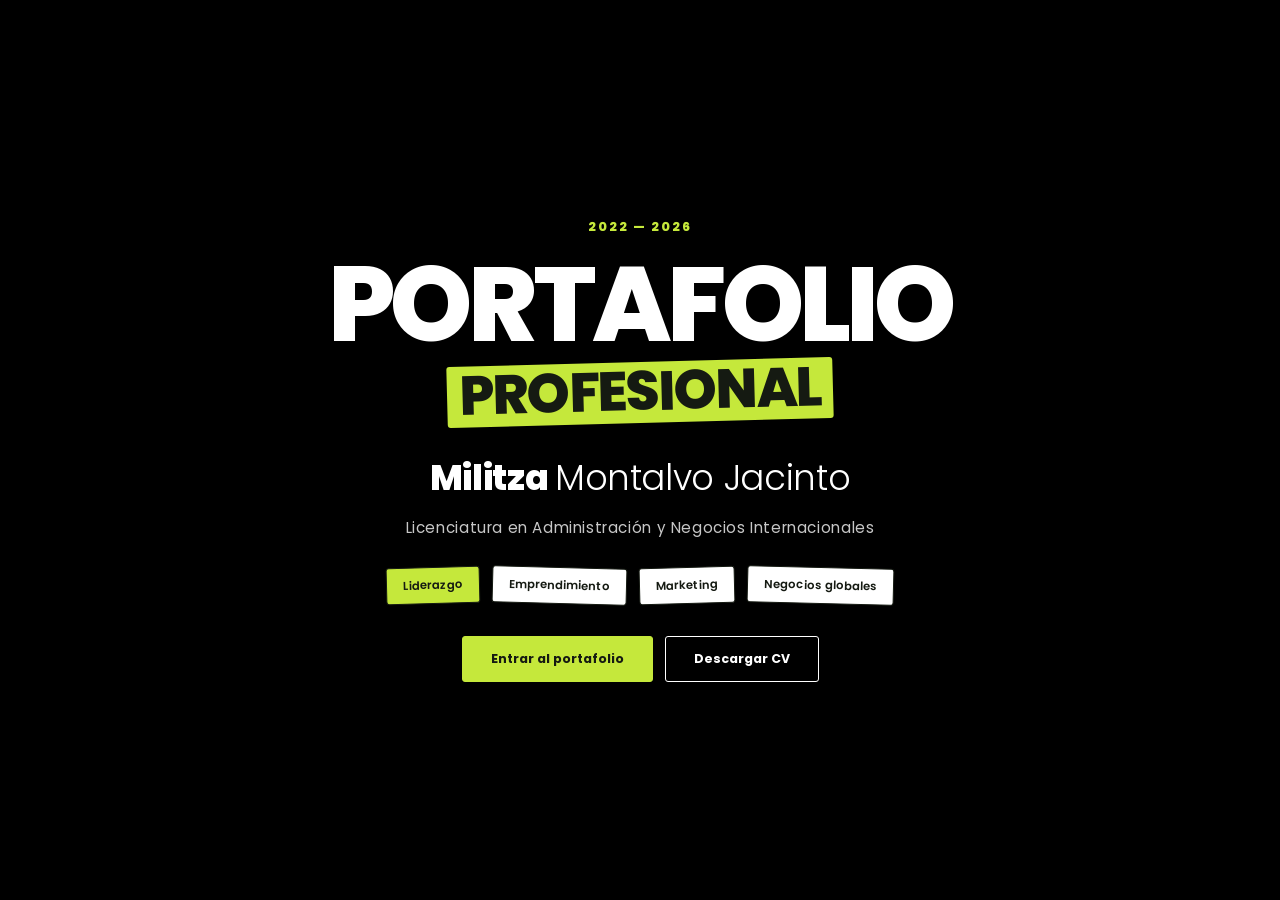
<file: index.html>
<!DOCTYPE html>
<html lang="es">
<head>
    <meta charset="UTF-8">
    <meta name="viewport" content="width=device-width, initial-scale=1.0">
    <meta name="description" content="Portafolio profesional de Militza Montalvo Jacinto.">
    <title>Portafolio Profesional | Militza Montalvo</title>
    <link rel="preconnect" href="https://fonts.googleapis.com">
    <link rel="preconnect" href="https://fonts.gstatic.com" crossorigin>
    <link href="https://fonts.googleapis.com/css2?family=Poppins:wght@200;300;400;500;600;700;800&display=swap" rel="stylesheet">
    <link rel="stylesheet" href="style.css">
</head>

<body>

    <main class="cover">

        <!-- Fotos de fondo -->
        <div class="cover-slides" aria-hidden="true">
            <div class="slide" style="background-image: url('xepi1.jpeg');"></div>
            <div class="slide" style="background-image: url('xepi2.jpeg');"></div>
            <div class="slide" style="background-image: url('club1.jpeg');"></div>
            <div class="slide" style="background-image: url('enactus1.jpeg');"></div>
        </div>

        <!-- Capa oscura para mejorar la lectura -->
        <div class="cover-overlay"></div>

        <!-- Contenido principal -->
        <section class="cover-content">

            <p class="cover-years">2022 — 2026</p>

            <h1 class="cover-title">
                <span class="line line-big">PORTAFOLIO</span>
                <span class="line line-thin">PROFESIONAL</span>
            </h1>

            <h2 class="cover-name">
                <strong>Militza</strong> <span>Montalvo Jacinto</span>
            </h2>

            <p class="cover-career">
                Licenciatura en Administración y Negocios Internacionales
            </p>

            <ul class="cover-tags" aria-label="Áreas de enfoque">
                <li class="tag-1">Liderazgo</li>
                <li class="tag-2">Emprendimiento</li>
                <li class="tag-3">Marketing</li>
                <li class="tag-4">Negocios globales</li>
            </ul>

            <div class="cover-buttons">

                <a href="inicio.html" class="button button-primary">
                    Entrar al portafolio
                </a>

                <a href="https://drive.google.com/file/d/1Kq2BNlvaKwb-qA3dCQf8cieoFY-ZsErO/view?usp=sharing"
                   class="button button-secondary"
                   target="_blank"
                   rel="noopener noreferrer">
                    Descargar CV
                </a>

            </div>

        </section>

    </main>

    <script src="script.js"></script>

</body>
</html>
</file>
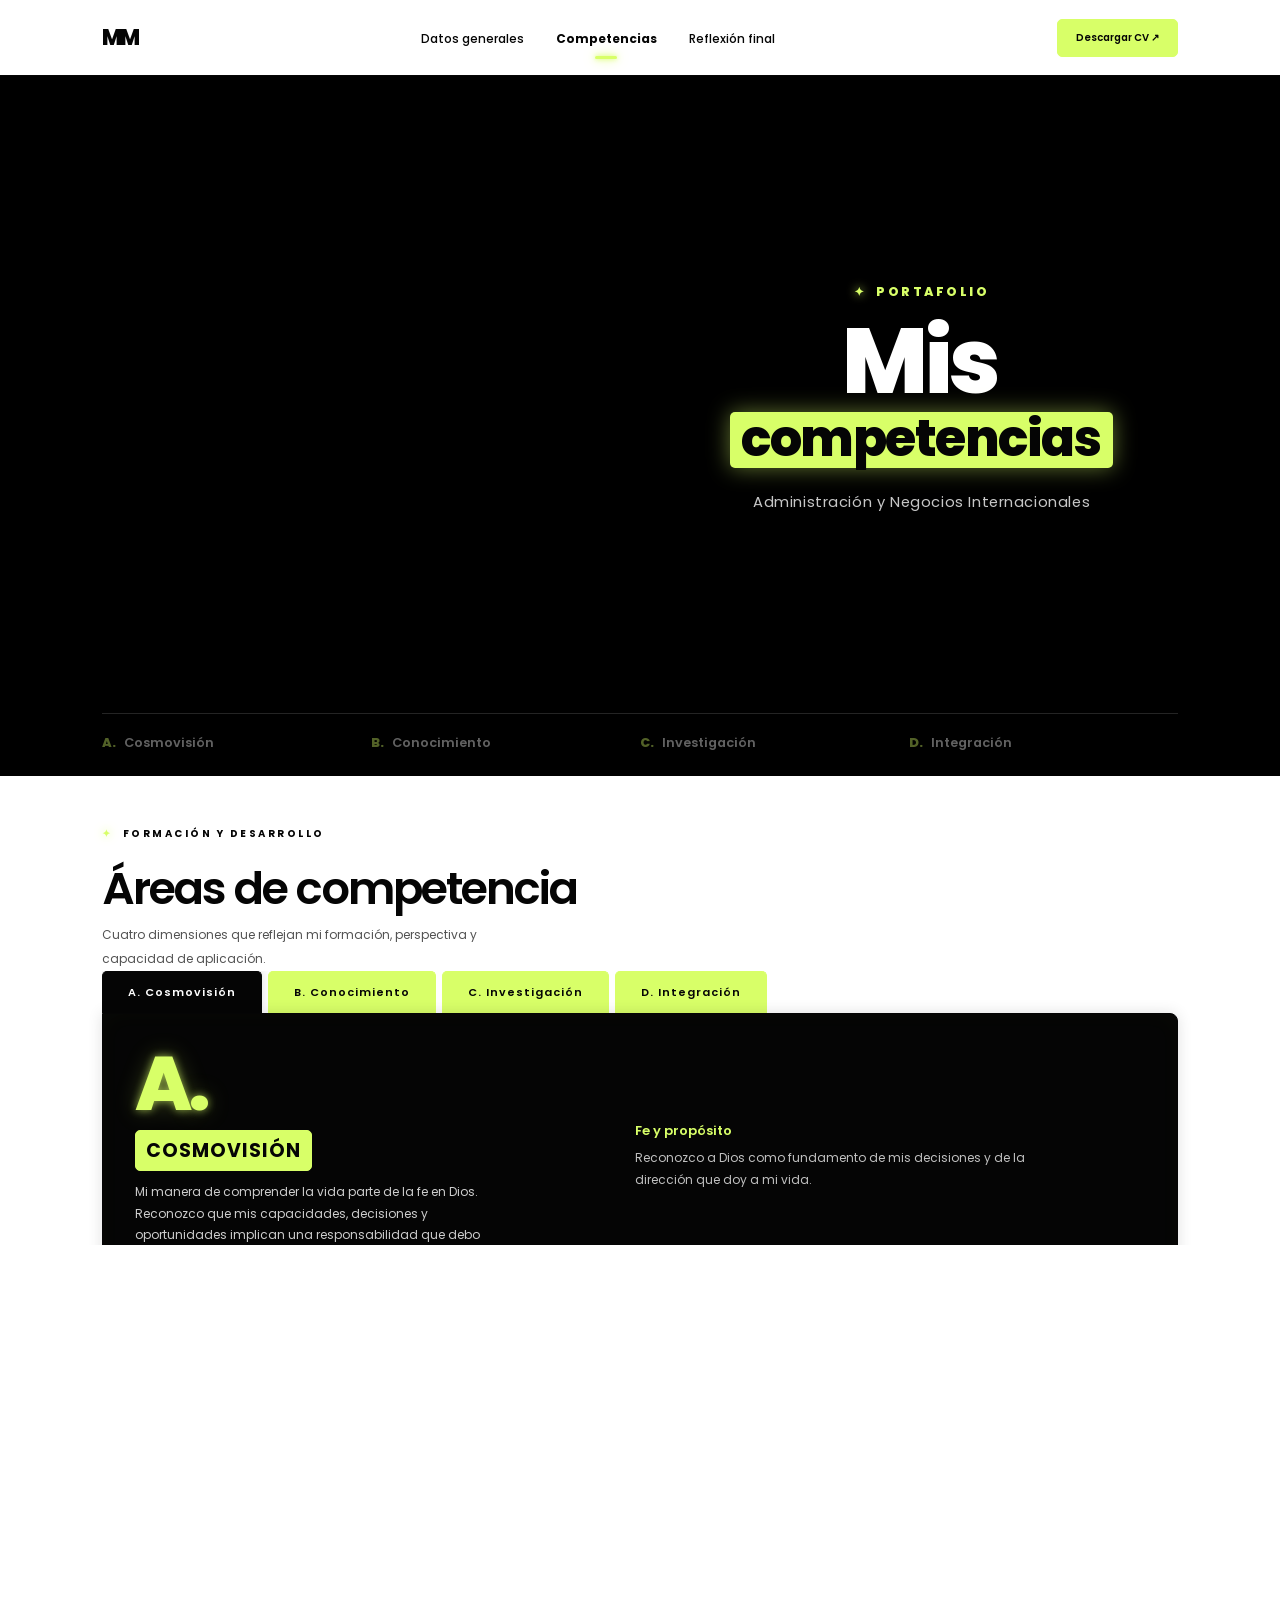
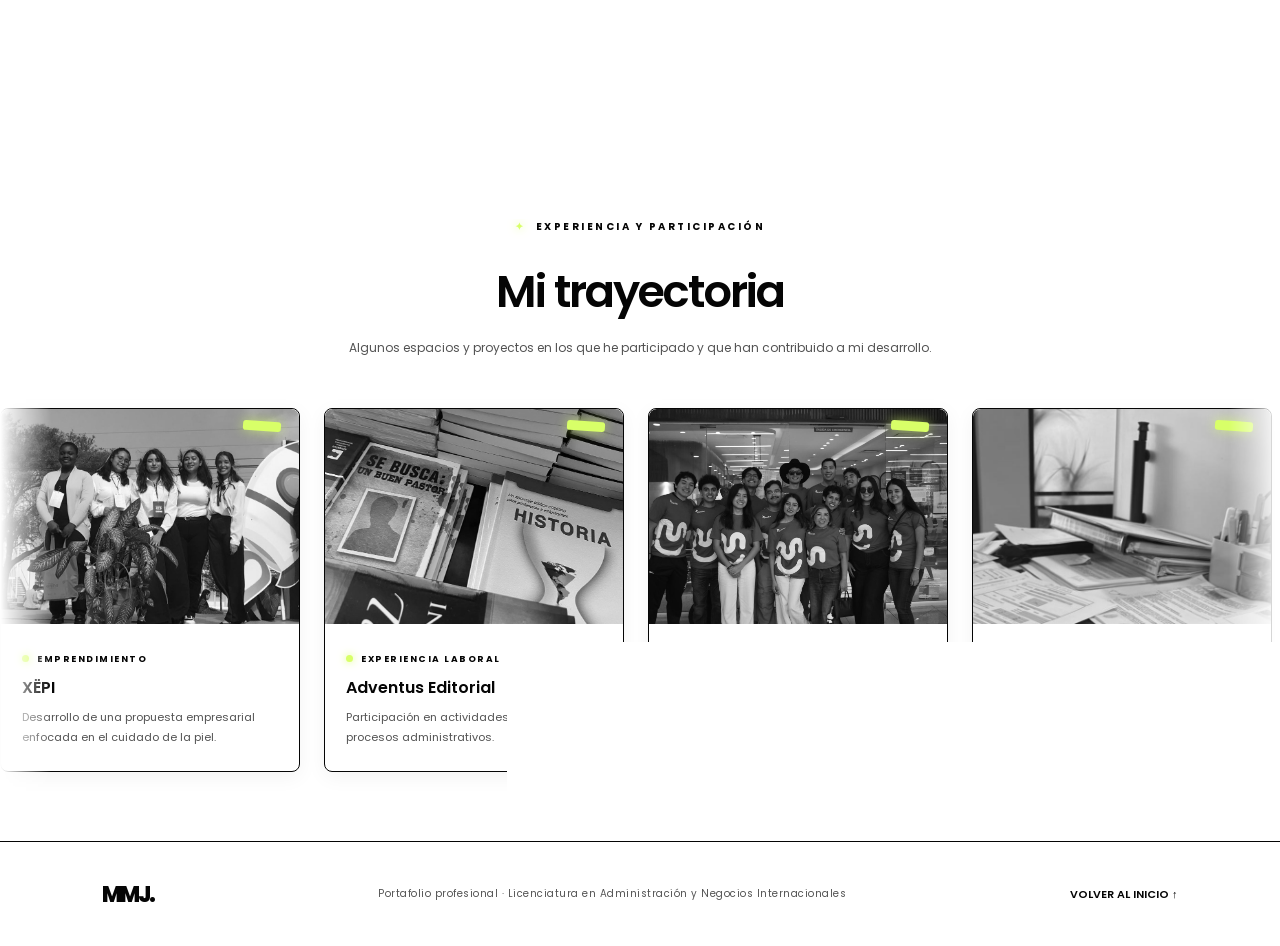
<file: competencias.html>
<!DOCTYPE html>
<html lang="es">

<head>
    <meta charset="UTF-8">
    <meta name="viewport" content="width=device-width, initial-scale=1.0">

    <title>Competencias | Portafolio Profesional</title>

    <link rel="preconnect" href="https://fonts.googleapis.com">
    <link rel="preconnect" href="https://fonts.gstatic.com" crossorigin>

    <link href="https://fonts.googleapis.com/css2?family=Poppins:wght@300;400;500;600;700;800&family=Unbounded:wght@500;600;700&display=swap" rel="stylesheet">

    <link rel="stylesheet" href="competencias.css">
    <script src="script.js" defer></script>
</head>

<body>

    <!-- NAVEGACIÓN -->
    <header class="mainHeader">

        <a href="index.html" class="logo">MM</a>

        <nav>
            <ul class="mainNav">
                <li>
                    <a href="inicio.html">Datos generales</a>
                </li>

                <li>
                    <a href="competencias.html" class="active">Competencias</a>
                </li>

                <li>
                    <a href="reflexiones.html">Reflexión final</a>
                </li>
            </ul>
        </nav>

        <a href="https://drive.google.com/file/d/1Kq2BNlvaKwb-qA3dCQf8cieoFY-ZsErO/view?usp=sharing" class="backHome">
            Descargar CV ↗
        </a>

    </header>


    <!-- PORTADA -->
 <!-- PORTADA -->
    <section class="skillsCover" id="portada">

        <!-- Izquierda: letra que cambia (decorativa) -->
        <div class="sc-showcase" aria-hidden="true">
            <div class="sc-item"><span class="sc-big">A</span><span class="sc-name">Cosmovisión</span></div>
            <div class="sc-item"><span class="sc-big">B</span><span class="sc-name">Conocimiento</span></div>
            <div class="sc-item"><span class="sc-big">C</span><span class="sc-name">Investigación</span></div>
            <div class="sc-item"><span class="sc-big">D</span><span class="sc-name">Integración</span></div>
        </div>

        <!-- Derecha: título -->
        <div class="sc-content">

            <p class="sc-label">PORTAFOLIO</p>

            <h1 class="sc-title">
                <span class="sc-line sc-line-big">Mis</span>
                <span class="sc-line sc-line-thin">competencias</span>
            </h1>

            <p class="sc-career">Administración y Negocios Internacionales</p>

        </div>

        <!-- Índice inferior (decorativo, se ilumina junto con la letra) -->
        <ol class="sc-index" aria-hidden="true">
            <li><span>A.</span>Cosmovisión</li>
            <li><span>B.</span>Conocimiento</li>
            <li><span>C.</span>Investigación</li>
            <li><span>D.</span>Integración</li>
        </ol>

    </section>

    <!-- COMPETENCIAS -->
    <main class="skills" id="competencias">

        <div class="sectionHeading">

            <span class="sectionLabel">FORMACIÓN Y DESARROLLO</span>

            <h2>Áreas de competencia</h2>

            <p>
                Cuatro dimensiones que reflejan mi formación,
                perspectiva y capacidad de aplicación.
            </p>

        </div>


        <!-- PESTAÑAS -->
        <div class="folderTabs" role="tablist" aria-label="Áreas de competencia">

            <button class="folderTab active"
                type="button"
                role="tab"
                id="tab-cosmovision"
                aria-selected="true"
                aria-controls="cosmovision"
                data-tab="cosmovision">

                A. Cosmovisión

            </button>

            <button class="folderTab"
                type="button"
                role="tab"
                id="tab-conocimiento"
                aria-selected="false"
                aria-controls="conocimiento"
                data-tab="conocimiento"
                tabindex="-1">

                B. Conocimiento

            </button>

            <button class="folderTab"
                type="button"
                role="tab"
                id="tab-investigacion"
                aria-selected="false"
                aria-controls="investigacion"
                data-tab="investigacion"
                tabindex="-1">

                C. Investigación

            </button>

            <button class="folderTab"
                type="button"
                role="tab"
                id="tab-integracion"
                aria-selected="false"
                aria-controls="integracion"
                data-tab="integracion"
                tabindex="-1">

                D. Integración

            </button>

        </div>


        <!-- A. COSMOVISIÓN -->
        <section class="folderPanel active"
            id="cosmovision"
            role="tabpanel"
            aria-labelledby="tab-cosmovision"
            tabindex="0">

            <div class="panelIntro">

                <span class="panelLetter">A.</span>

                <span class="categoryLabel">Cosmovisión</span>

                <p>
                    Mi manera de comprender la vida parte de la fe en Dios.
                    Reconozco que mis capacidades, decisiones y oportunidades
                    implican una responsabilidad que debo ejercer con
                    propósito y coherencia.
                </p>

            </div>

            <ul class="panelList">

                <li>
                    <h4>Fe y propósito</h4>
                    <p>
                        Reconozco a Dios como fundamento de mis decisiones
                        y de la dirección que doy a mi vida.
                    </p>
                </li>

            </ul>

            <h4 class="evidenceTitle">Evidencias de aprendizaje</h4>

            <div class="evidenceGrid">

                <article class="evidenceCard">

                    <img src="cosmovision1.png"
                        alt="Evidencia de cosmovisión"
                        loading="lazy">

                    <div class="evidenceBody">

                        <span class="evidenceCategory">A.1</span>

                        <h5>Fe y propósito</h5>

                        <p>
                                Reflexión sobre mi fe, principios y propósito de vida.
                        </p>

                        <button class="evidenceBtn"
                            type="button"
                            data-evidence="a1">
                            VER EVIDENCIA ↗
                        </button>

                    </div>

                </article>


                <article class="evidenceCard">

                    <img src="cosmovision2.jpeg"
                        alt="Evidencia de desarrollo personal"
                        loading="lazy">

                    <div class="evidenceBody">

                        <span class="evidenceCategory">A.2</span>

                        <h5>Desarrollo integral</h5>

                        <p>
                            Experiencias relacionadas con la práctica
                            de mis convicciones.
                        </p>

                        <button class="evidenceBtn"
                            type="button"
                            data-evidence="a2">
                            VER EVIDENCIA ↗
                        </button>

                    </div>

                </article>

            </div>

        </section>


        <!-- B. CONOCIMIENTO -->
        <section class="folderPanel"
            id="conocimiento"
            role="tabpanel"
            aria-labelledby="tab-conocimiento"
            tabindex="0"
            hidden>

            <div class="panelIntro">

                <span class="panelLetter">B.</span>

                <span class="categoryLabel">Conocimiento</span>

                <p>
Transferir de modo pertinente e innovador el conocimiento profesional a
situaciones laborales reales.
                </p>

            </div>

            <ul class="panelList">

                <li>
                    <h4>Derecho de los negocios</h4>
                    <p>
                       Tomar decisiones asertivas tomando en cuenta las prioridades de los
grupos de interés y aplicando las legislaciones laborales, fiscales,
aduaneras, de comercio exterior y los diferentes tratados
internacionales.
                    </p>
                </li>

            </ul>

            <h4 class="evidenceTitle">Evidencias de aprendizaje</h4>

            <div class="evidenceGrid">

                <article class="evidenceCard">

                    <img src="conocimiento1.png"
                        alt="Proyecto académico"
                        loading="lazy">

                    <div class="evidenceBody">

                        <span class="evidenceCategory">B.1</span>

                        <h5>FINTECH ante la ia</h5>

                        <p>
                            Aplicación de conocimientos adquiridos
                            durante el proyecto integrador.
                        </p>

                        <button class="evidenceBtn"
                            type="button"
                            data-evidence="b1">
                            VER EVIDENCIA ↗
                        </button>

                    </div>

                </article>


                <article class="evidenceCard">

                    <img src="conocimiento2.png"
                        alt="Herramientas y análisis"
                        loading="lazy">

                    <div class="evidenceBody">

                        <span class="evidenceCategory">B.2</span>

                        <h5>Indicadores Unión Europea</h5>

                        <p>
 Análisis del entorno económico y comercial de Europa desde una perspectiva internacional.
                        </p>

                        <button class="evidenceBtn"
                            type="button"
                            data-evidence="b2">
                            VER EVIDENCIA ↗
                        </button>

                    </div>

                </article>

            </div>

        </section>


        <!-- C. INVESTIGACIÓN -->
        <section class="folderPanel"
            id="investigacion"
            role="tabpanel"
            aria-labelledby="tab-investigacion"
            tabindex="0"
            hidden>

            <div class="panelIntro">

                <span class="panelLetter">C.</span>

                <span class="categoryLabel">Investigación</span>

                <p>
                   Generar aportes significativos y de calidad relacionados con su profesión a
partir de proyectos de investigación o de la aplicación de investigaciones.  </p>

            </div>

            <ul class="panelList">

                <li>
                    <h4>Pensamiento crítico</h4>
                    <p>
                    Al identificar, plantear y resolver problemas aplicando el pensamiento
crítico. 
                    </p>
                </li>

            </ul>

            <h4 class="evidenceTitle">Evidencias de aprendizaje</h4>

            <div class="evidenceGrid">

                <article class="evidenceCard">

                    <img src="investigacion1.png"
                        alt="Proyecto de investigación"
                        loading="lazy">

                    <div class="evidenceBody">

                        <span class="evidenceCategory">C.1</span>

                        <h5>Jaztea en el mercado tunecino</h5>

                        <p>Análisis estratégico para la expansión internacional de JAZTEA al mercado tunecino.</p>                

                        <button class="evidenceBtn"
                            type="button"
                            data-evidence="c1">
                            VER EVIDENCIA ↗
                        </button>

                    </div>

                </article>


                <article class="evidenceCard">

                    <img src="investigacion2.png"
                        alt="Análisis de información"
                        loading="lazy">

                    <div class="evidenceBody">

                        <span class="evidenceCategory">C.2</span>

                        <h5>Influencia de la resiliencia en el desempeño laboral de empleados en PYMES de Montemorelos</h5>

                        <p>Análisis estadístico de datos sobre resiliencia y desempeño en empleados de PyMEs.</p>

                        <button class="evidenceBtn"
                            type="button"
                            data-evidence="c2">
                            VER EVIDENCIA ↗
                        </button>

                    </div>

                </article>

            </div>

        </section>


        <!-- D. INTEGRACIÓN -->
        <section class="folderPanel"
            id="integracion"
            role="tabpanel"
            aria-labelledby="tab-integracion"
            tabindex="0"
            hidden>

            <div class="panelIntro">

                <span class="panelLetter">D.</span>

                <span class="categoryLabel">Integración</span>

                <p>
                    Integro mis conocimientos y habilidades en
                    proyectos, equipos de trabajo y experiencias
                    que requieren organización, iniciativa
                    y capacidad de adaptación.
                </p>

            </div>

            <ul class="panelList">

                <li>
                    <h4>Gestión de proyectos</h4>
                    <p>
                        Organización de actividades, recursos
                        y responsabilidades para alcanzar objetivos.
                    </p>
                </li>
            </ul>

            <h4 class="evidenceTitle">Evidencias de aprendizaje</h4>

            <div class="evidenceGrid">

                <article class="evidenceCard">

                    <img src="integracion1.png"
                        alt="Participación en proyectos"
                        loading="lazy">

                    <div class="evidenceBody">

                        <span class="evidenceCategory">D.1</span>

                        <h5>Proyecto Integrador: Xëpi</h5>

                        <p>
                            Coordinación interdisciplinaria y asignación de responsabilidades según áreas de especialidad.
                        </p>

                        <button class="evidenceBtn"
                            type="button"
                            data-evidence="d1">
                            VER EVIDENCIA ↗
                        </button>

                    </div>

                </article>


                <article class="evidenceCard">

                    <img src="integracion2.jpeg"
                        alt="Trabajo colaborativo"
                        loading="lazy">

                    <div class="evidenceBody">

                        <span class="evidenceCategory">D.2</span>

                        <h5>Servicio comunitario UPS</h5>

                        <p>
  Adaptación de las actividades de Salud en Casa a las necesidades reales de la familia acompañada.
                        </p>

                        <button class="evidenceBtn"
                            type="button"
                            data-evidence="d2">
                            VER EVIDENCIA ↗
                        </button>

                    </div>

                </article>

            </div>

        </section>

    </main>


    <!-- MODAL DE EVIDENCIAS -->
    <dialog class="evidenceModal" id="evidenceModal">

        <div class="modalInner">

            <button class="modalClose"
                type="button"
                aria-label="Cerrar ventana">
                ×
            </button>

            <span class="modalMeta" id="modalMeta">EVIDENCIA</span>

            <h3 id="modalTitle">Título de la evidencia</h3>

            <div class="modalGroup">

                <h4 class="modalLabel">Descripción</h4>

                <p class="modalOpinion" id="modalOpinion"></p>

            </div>

            <div class="modalGroup" id="modalPhotosGroup">

                <h4>Registro visual</h4>

                <div class="modalPhotos" id="modalPhotos"></div>

            </div>

            <div class="modalGroup" id="modalDocumentGroup">

                <h4>Documento de evidencia</h4>

                <a href="#"
                    class="modalDoc"
                    id="modalDoc"
                    target="_blank"
                    rel="noopener noreferrer">
                    CONSULTAR DOCUMENTO ↗
                </a>

            </div>

        </div>

    </dialog>


    <!-- TRAYECTORIA PROFESIONAL -->
    <section class="trajectory">

        <div class="sectionHeading">

            <span class="sectionLabel">EXPERIENCIA Y PARTICIPACIÓN</span>

            <h2>Mi trayectoria</h2>

            <p>
                Algunos espacios y proyectos en los que he participado
                y que han contribuido a mi desarrollo.
            </p>

        </div>


        <div class="trajectoryGallery"
            aria-label="Experiencias profesionales">

            <div class="trajectoryTrack">

                <!-- XËPI -->
                <article class="trajectoryCard">

                    <button class="cardImage"
                        type="button"
                        data-exp="xepi"
                        aria-label="Explorar experiencia en Xëpi">

                        <img src="xepi.jpeg"
                            alt="Proyecto Xëpi"
                            loading="lazy">

                        <span class="photoClip"></span>

                    </button>

                    <div class="cardInfo">

                        <span>EMPRENDIMIENTO</span>

                        <h3>XËPI</h3>

                        <p>
                            Desarrollo de una propuesta empresarial
                            enfocada en el cuidado de la piel.
                        </p>

                    </div>

                </article>


                <!-- ADVENTUS -->
                <article class="trajectoryCard">

                    <button class="cardImage"
                        type="button"
                        data-exp="adventus"
                        aria-label="Explorar experiencia en Adventus Editorial">

                        <img src="adventus.jpeg"
                            alt="Adventus Editorial"
                            loading="lazy">

                        <span class="photoClip"></span>

                    </button>

                    <div class="cardInfo">

                        <span>EXPERIENCIA LABORAL</span>

                        <h3>Adventus Editorial</h3>

                        <p>
                            Participación en actividades editoriales
                            y procesos administrativos.
                        </p>

                    </div>

                </article>


                <!-- ENACTUS -->
                <article class="trajectoryCard">

                    <button class="cardImage"
                        type="button"
                        data-exp="enactus"
                        aria-label="Explorar experiencia en Enactus Hub UM">

                        <img src="enactus.jpeg"
                            alt="Enactus Hub UM"
                            loading="lazy">

                        <span class="photoClip"></span>

                    </button>

                    <div class="cardInfo">

                        <span>LIDERAZGO Y GESTIÓN</span>

                        <h3>ENACTUS HUB UM</h3>

                        <p>
                            Coordinación de marketing y participación
                            en iniciativas de emprendimiento.
                        </p>

                    </div>

                </article>


                <!-- JYBSA -->
                <article class="trajectoryCard">

                    <button class="cardImage"
                        type="button"
                        data-exp="jybsa"
                        aria-label="Explorar experiencia en Corporativo JYBSA">

                        <img src="jybsa.jpeg"
                            alt="Corporativo JYBSA"
                            loading="lazy">

                        <span class="photoClip"></span>

                    </button>

                    <div class="cardInfo">

                        <span>EXPERIENCIA ORGANIZACIONAL</span>

                        <h3>Corporativo JYBSA</h3>

                        <p>
                            Participación en actividades y procesos
                            de carácter organizacional.
                        </p>

                    </div>

                </article>


                <!-- CLUB SHADDAI -->
                <article class="trajectoryCard">

                    <button class="cardImage"
                        type="button"
                        data-exp="club"
                        aria-label="Explorar experiencia en Club de Aventureros Shaddai">

                        <img src="club.jpeg"
                            alt="Club de Aventureros Shaddai"
                            loading="lazy">

                        <span class="photoClip"></span>

                    </button>

                    <div class="cardInfo">

                        <span>PROYECCIÓN SOCIAL</span>

                        <h3>Club de Aventureros Shaddai</h3>

                        <p>
                            Participación en actividades formativas
                            y de servicio comunitario.
                        </p>

                    </div>

                </article>

            </div>

        </div>

    </section>


    <!-- MODAL DE TRAYECTORIA -->
    <dialog class="evidenceModal" id="expModal">

        <div class="modalInner">

            <button class="modalClose"
                type="button"
                aria-label="Cerrar ventana">
                ×
            </button>

            <span class="modalMeta" id="expMeta">
                EXPERIENCIA PROFESIONAL
            </span>

            <h3 id="expTitle">Experiencia</h3>

            <div class="modalGroup">
                <h4>Puesto y responsabilidades</h4>
                <p id="expPuesto"></p>
            </div>

            <div class="modalGroup">
                <h4>Herramientas y habilidades</h4>
                <ul class="modalTags" id="expHerramientas"></ul>
            </div>

            <div class="modalGroup">
                <h4>Programas y proyectos</h4>
                <ul class="modalList" id="expProgramas"></ul>
            </div>

            <div class="modalGroup">
                <h4>Actividades habituales</h4>
                <ul class="modalList" id="expHabituales"></ul>
            </div>

            <div class="modalGroup">
                <h4>Actividades extraordinarias</h4>
                <ul class="modalList" id="expExtraordinarias"></ul>
            </div>

            <div class="modalGroup" id="expFotosGrupo">
                <h4>Galería de experiencias</h4>
                <div class="modalPhotos" id="expFotos"></div>
            </div>

        </div>

    </dialog>


    <!-- FOOTER -->
    <footer class="mainFooter">

        <a href="../index.html" class="logo">MMJ.</a>

        <p>
            Portafolio profesional · Licenciatura en Administración
            y Negocios Internacionales
        </p>

        <a href="competencias.html">
            VOLVER AL INICIO ↑
        </a>

    </footer>

</body>
</html>
</file>
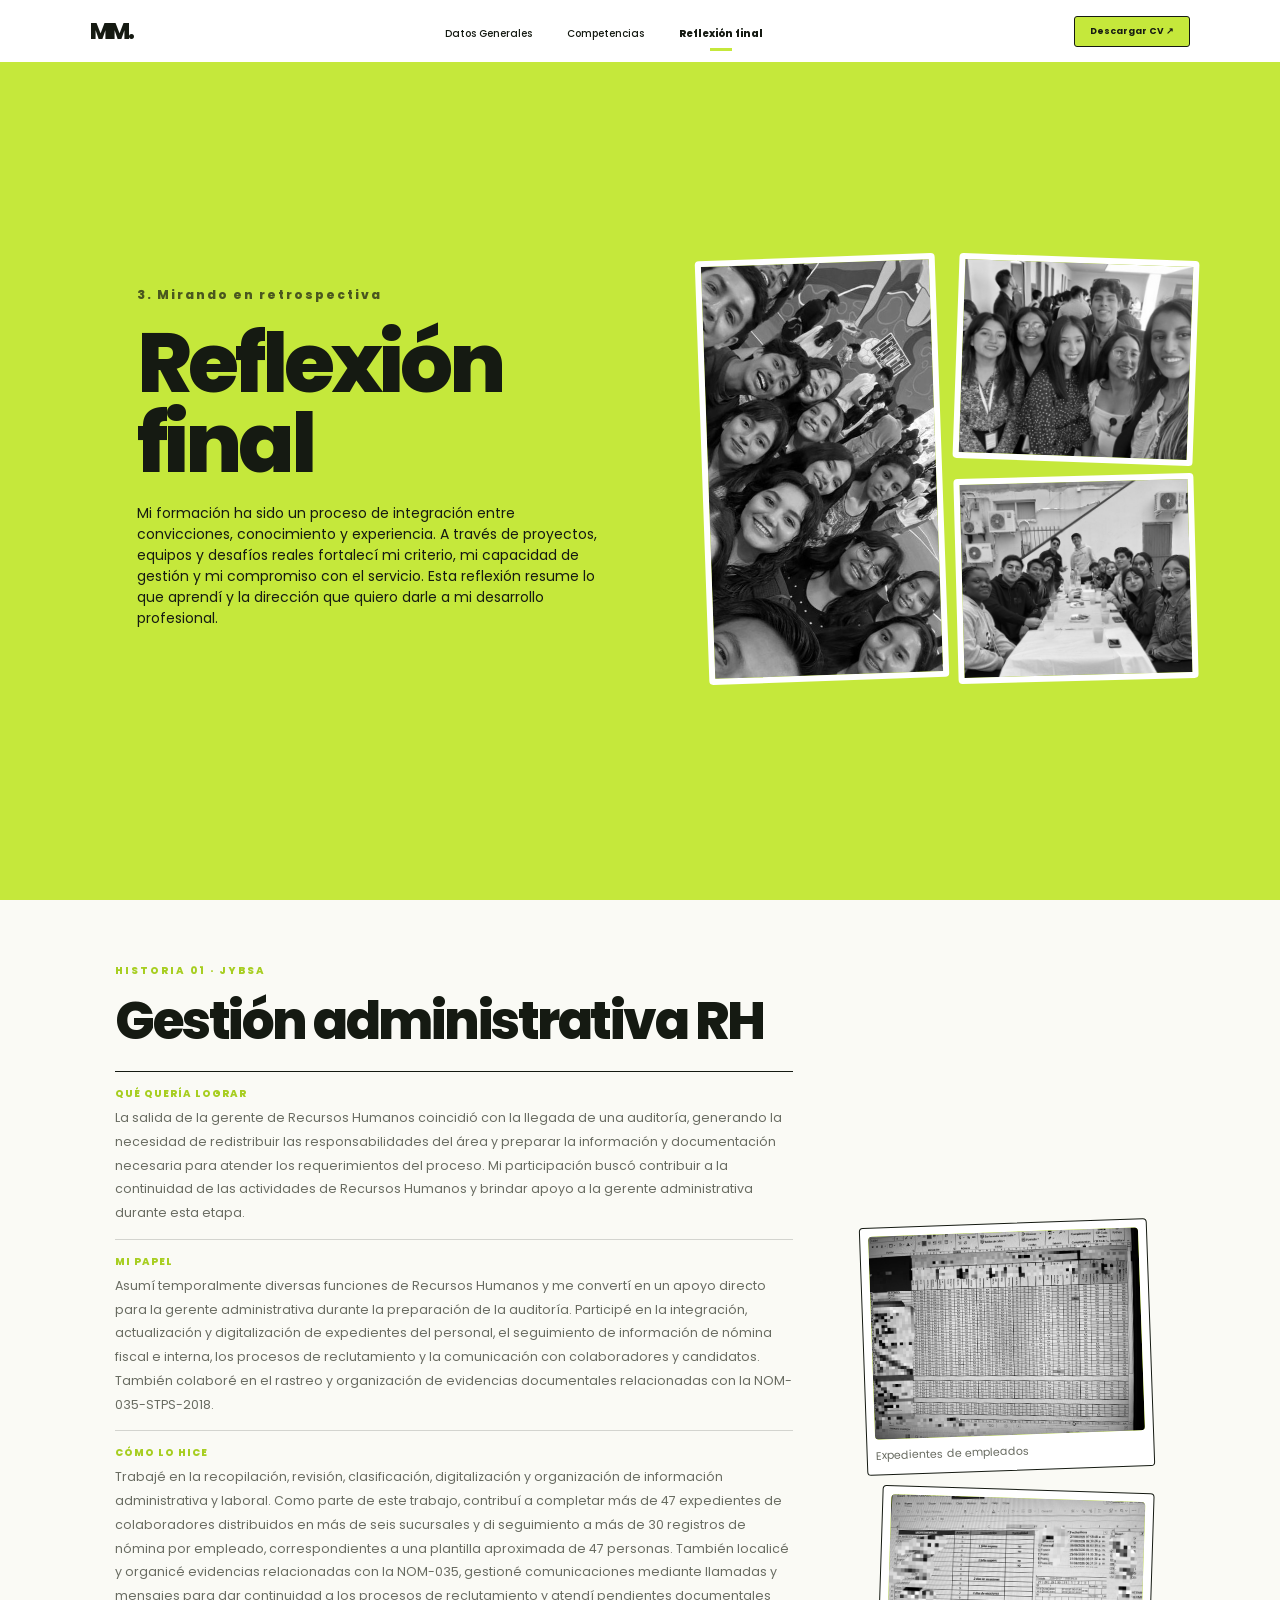
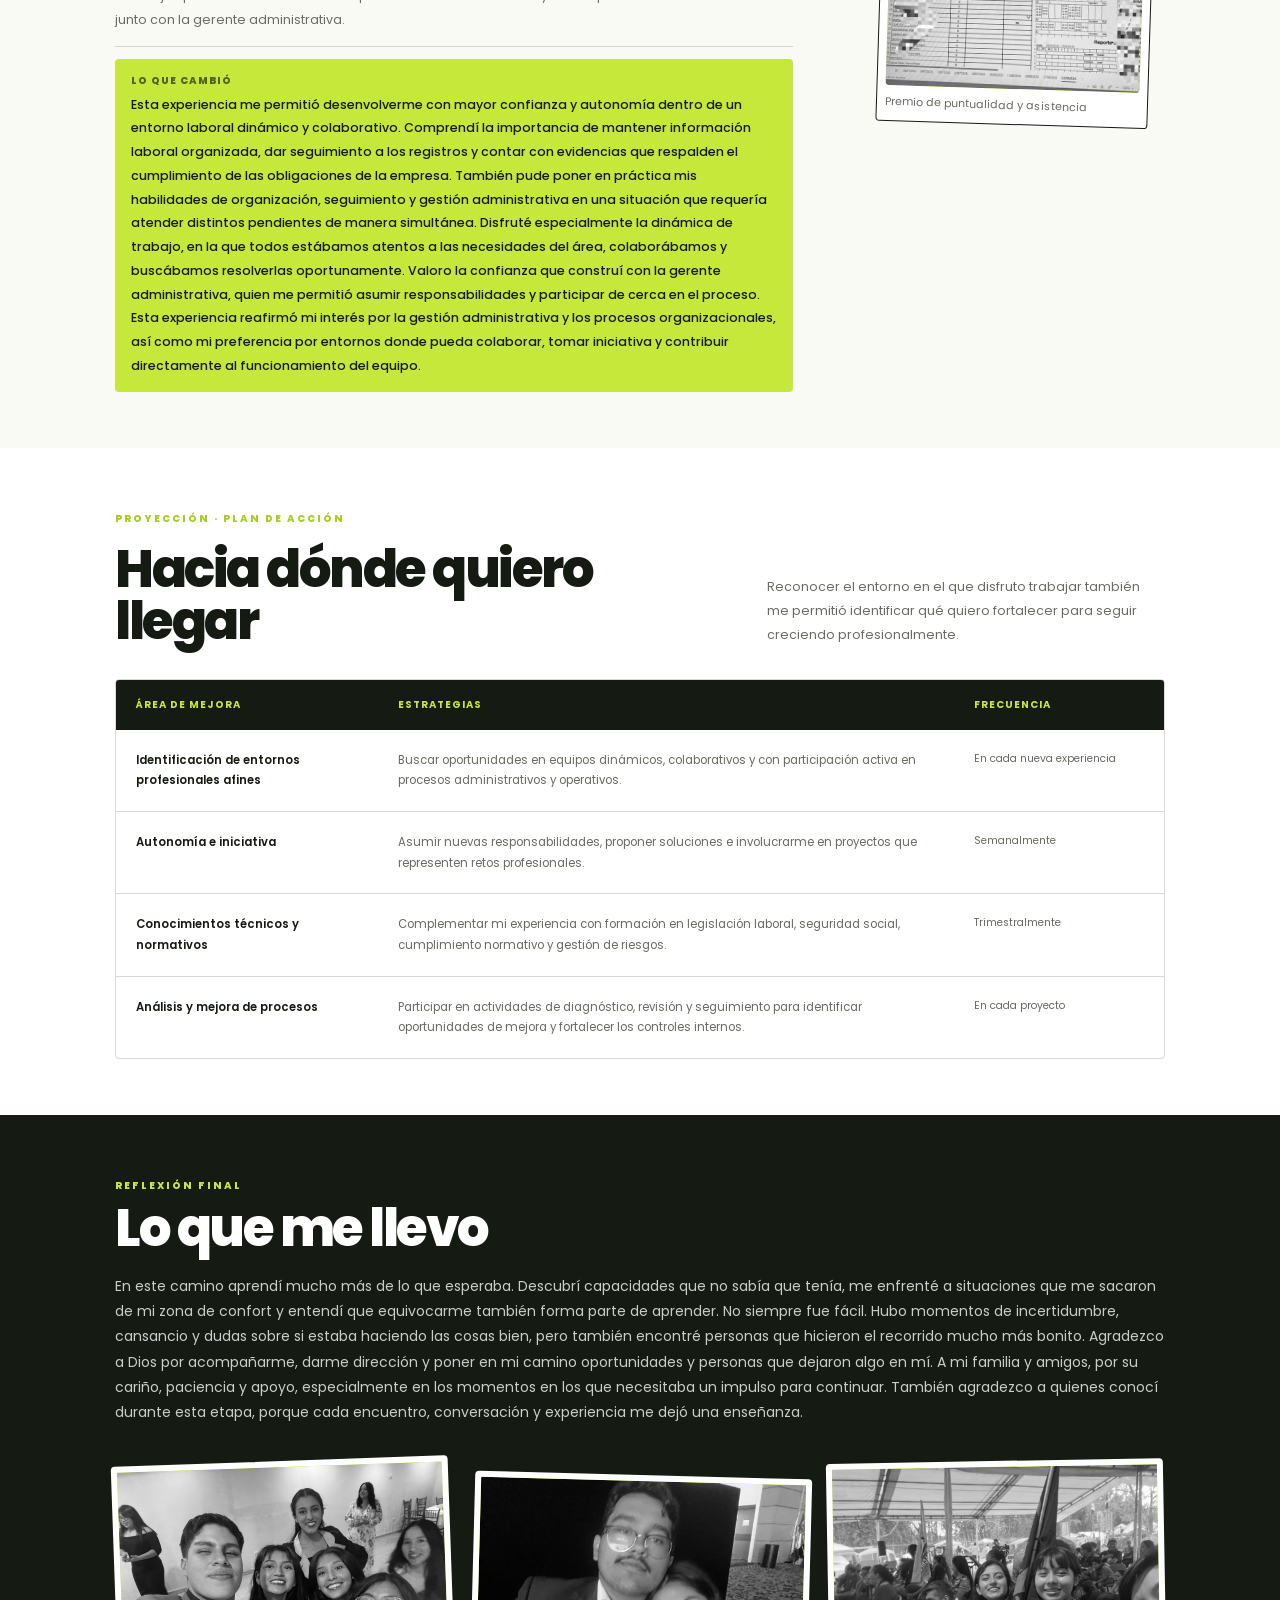
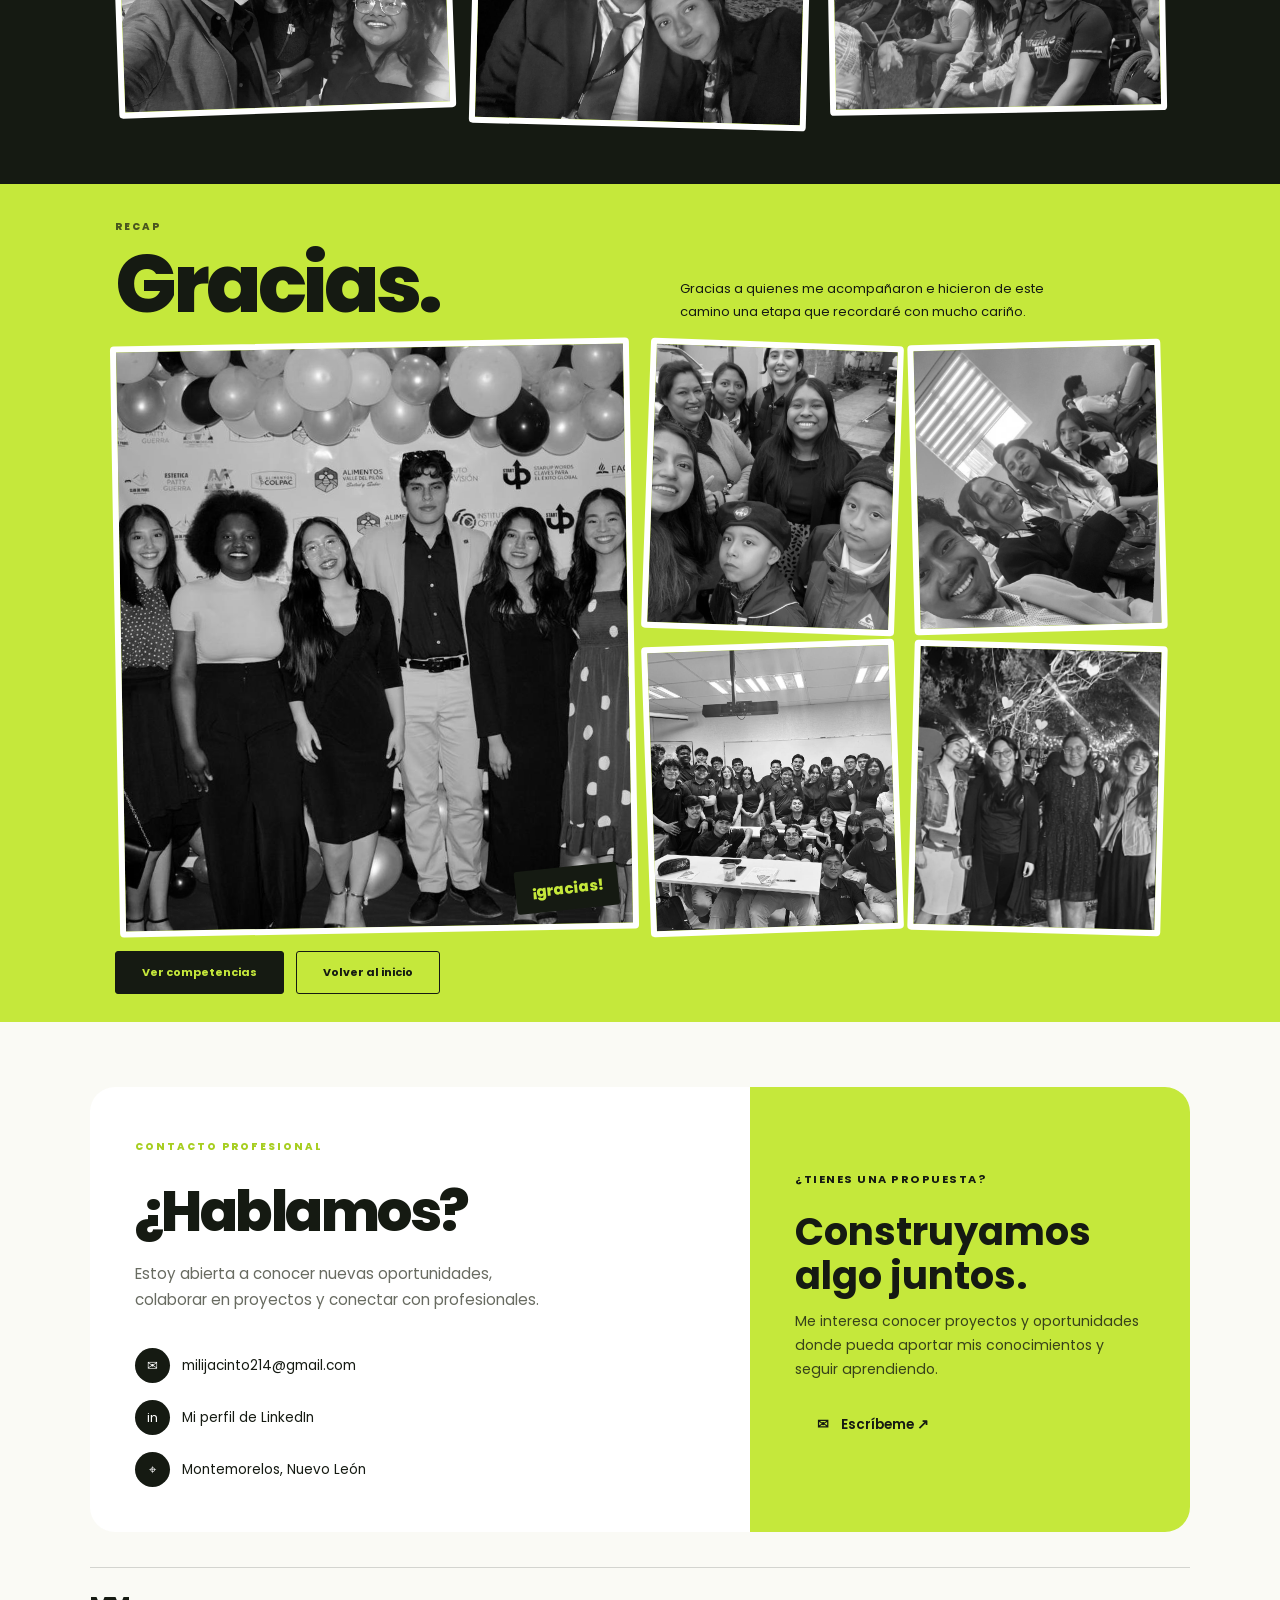
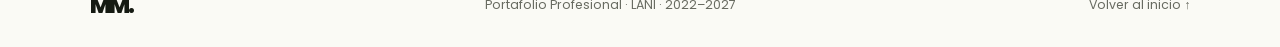
<file: reflexiones.html>
<!DOCTYPE html>
<html lang="es">

<head>
    <meta charset="UTF-8">
    <meta name="viewport" content="width=device-width, initial-scale=1.0">
    <meta name="description" content="Portafolio Profesional de Miinto.">
    <title>Reflexión final | MM.</title>

    <link rel="stylesheet" href="reflexiones.css">

    <link rel="preconnect" href="https://fonts.googleapis.com">
    <link rel="preconnect" href="https://fonts.gstatic.com" crossorigin>
    <link href="https://fonts.googleapis.com/css2?family=Poppins:wght@300;400;500;600;700;800&display=swap" rel="stylesheet">

    <script>document.documentElement.classList.add("js");</script>
</head>

<body>

    <header class="mainHeader">
        <a href="inicio.html" class="logo">MM.</a>

        <nav>
            <ul class="mainNav">
                <li><a href="inicio.html">Datos Generales</a></li>
                <li><a href="competencias.html">Competencias</a></li>
                <li><a href="reflexiones.html" class="active">Reflexión final</a></li>
            </ul>
        </nav>

        <a href="https://drive.google.com/file/d/1Kq2BNlvaKwb-qA3dCQf8cieoFY-ZsErO/view?usp=sharing" class="backHome">Descargar CV ↗</a>
    </header>

    <main>

        <!-- PORTADA -->
        <section class="reflectHero">

            <div class="heroMain">
                <div class="heroText">
                    <span class="sectionLabel">3. Mirando en retrospectiva</span>
                    <h1>Reflexión final</h1>
                    <p>
                        Mi formación ha sido un proceso de integración entre convicciones, conocimiento y experiencia. A través de proyectos, equipos y desafíos reales fortalecí mi criterio, mi capacidad de gestión y mi compromiso con el servicio. Esta reflexión resume lo que aprendí y la dirección que quiero darle a mi desarrollo profesional.
                    </p>
                      </div>

                <div class="heroPhotos">
                    <figure class="photo"><img src="refle1.jpeg" alt="Foto 1 de portada" onerror="this.remove()"></figure>
                    <figure class="photo"><img src="refle2.jpeg" alt="Foto 2 de portada" onerror="this.remove()"></figure>
                    <figure class="photo"><img src="refle3.jpeg" alt="Foto 3 de portada" onerror="this.remove()"></figure>
                </div>
            </div>

            <!-- ÍNDICE -->


        </section>

        <!-- IMPACTO 1 -->
        <section class="block impact" id="impacto-1">

            <div class="impactText">
                <span class="sectionLabel">HISTORIA 01 · JYBSA</span>
                <h2>Gestión administrativa RH</h2>
<dl class="facts">
  
<div>
    <dt>Qué quería lograr</dt>
    <dd>La salida de la gerente de Recursos Humanos coincidió con la llegada de una auditoría, generando la necesidad de redistribuir las responsabilidades del área y preparar la información y documentación necesaria para atender los requerimientos del proceso. Mi participación buscó contribuir a la continuidad de las actividades de Recursos Humanos y brindar apoyo a la gerente administrativa durante esta etapa.</dd>
</div>

<div>
    <dt>Mi papel</dt>
    <dd>Asumí temporalmente diversas funciones de Recursos Humanos y me convertí en un apoyo directo para la gerente administrativa durante la preparación de la auditoría. Participé en la integración, actualización y digitalización de expedientes del personal, el seguimiento de información de nómina fiscal e interna, los procesos de reclutamiento y la comunicación con colaboradores y candidatos. También colaboré en el rastreo y organización de evidencias documentales relacionadas con la NOM-035-STPS-2018.</dd>
</div>

<div>
    <dt>Cómo lo hice</dt>
    <dd>Trabajé en la recopilación, revisión, clasificación, digitalización y organización de información administrativa y laboral. Como parte de este trabajo, contribuí a completar más de 47 expedientes de colaboradores distribuidos en más de seis sucursales y di seguimiento a más de 30 registros de nómina por empleado, correspondientes a una plantilla aproximada de 47 personas. También localicé y organicé evidencias relacionadas con la NOM-035, gestioné comunicaciones mediante llamadas y mensajes para dar continuidad a los procesos de reclutamiento y atendí pendientes documentales junto con la gerente administrativa.</dd>
</div>

<div class="highlight">
    <dt>Lo que cambió</dt>
    <dd>Esta experiencia me permitió desenvolverme con mayor confianza y autonomía dentro de un entorno laboral dinámico y colaborativo. Comprendí la importancia de mantener información laboral organizada, dar seguimiento a los registros y contar con evidencias que respalden el cumplimiento de las obligaciones de la empresa. También pude poner en práctica mis habilidades de organización, seguimiento y gestión administrativa en una situación que requería atender distintos pendientes de manera simultánea. Disfruté especialmente la dinámica de trabajo, en la que todos estábamos atentos a las necesidades del área, colaborábamos y buscábamos resolverlas oportunamente. Valoro la confianza que construí con la gerente administrativa, quien me permitió asumir responsabilidades y participar de cerca en el proceso. Esta experiencia reafirmó mi interés por la gestión administrativa y los procesos organizacionales, así como mi preferencia por entornos donde pueda colaborar, tomar iniciativa y contribuir directamente al funcionamiento del equipo.</dd>
</div>
</dl>
</div>


            <div class="photos">
                <figure>
                    <div class="photo"><img src="proye11.jpeg" alt="Foto 1 del proyecto 1" onerror="this.remove()"></div>
                    <figcaption>Expedientes de empleados</figcaption>
                </figure>
                <figure>
                    <div class="photo"><img src="proye12.jpeg" alt="Foto 2 del proyecto 1" onerror="this.remove()"></div>
                    <figcaption>Premio de puntualidad y asistencia</figcaption>
                </figure>
            </div>

        </section>

        <!-- SIGUIENTES PASOS -->
        <section class="block developmentPlan" id="siguientes-pasos">

            <div class="planHead">
                <div>
                    <span class="sectionLabel">PROYECCIÓN · PLAN DE ACCIÓN</span>
                    <h2>Hacia dónde quiero llegar</h2>
                </div>
                <p>
                    Reconocer el entorno en el que disfruto trabajar también me permitió identificar qué quiero fortalecer para seguir creciendo profesionalmente.
                </p>
            </div>

            <div class="planTableWrap">
                <table class="planTable">
                    <thead>
                        <tr>
                            <th>Área de mejora</th>
                            <th>Estrategias</th>
                            <th>Frecuencia</th>
                        </tr>
                    </thead>
                    <tbody>
                        <tr>
                            <td>
                                <strong>Identificación de entornos profesionales afines</strong>
                            </td>
                            <td>
                                Buscar oportunidades en equipos dinámicos, colaborativos y con participación activa en procesos administrativos y operativos.
                            </td>
                            <td>En cada nueva experiencia</td>
                        </tr>
                        <tr>
                            <td>
                                <strong>Autonomía e iniciativa</strong>
                            </td>
                            <td>
                                Asumir nuevas responsabilidades, proponer soluciones e involucrarme en proyectos que representen retos profesionales.
                            </td>
                            <td>Semanalmente</td>
                        </tr>
                        <tr>
                            <td>
                                <strong>Conocimientos técnicos y normativos</strong>
                            </td>
                            <td>
                                Complementar mi experiencia con formación en legislación laboral, seguridad social, cumplimiento normativo y gestión de riesgos.
                            </td>
                            <td>Trimestralmente</td>
                        </tr>
                        <tr>
                            <td>
                                <strong>Análisis y mejora de procesos</strong>
                            </td>
                            <td>
                                Participar en actividades de diagnóstico, revisión y seguimiento para identificar oportunidades de mejora y fortalecer los controles internos.
                            </td>
                            <td>En cada proyecto</td>
                        </tr>
                    </tbody>
                </table>
            </div>

        </section>

        <!-- REFLEXIÓN FINAL -->
        <section class="block finalReflection" id="reflexion-final">

            <span class="sectionLabel">REFLEXIÓN FINAL</span>
            <h2>Lo que me llevo</h2>
            <p>
En este camino aprendí mucho más de lo que esperaba. Descubrí capacidades que no sabía que tenía, me enfrenté a situaciones que me sacaron de mi zona de confort y entendí que equivocarme también forma parte de aprender. No siempre fue fácil. Hubo momentos de incertidumbre, cansancio y dudas sobre si estaba haciendo las cosas bien, pero también encontré personas que hicieron el recorrido mucho más bonito.
Agradezco a Dios por acompañarme, darme dirección y poner en mi camino oportunidades y personas que dejaron algo en mí. A mi familia y amigos, por su cariño, paciencia y apoyo, especialmente en los momentos en los que necesitaba un impulso para continuar. También agradezco a quienes conocí durante esta etapa, porque cada encuentro, conversación y experiencia me dejó una enseñanza.  </p>

            <div class="photoRow">
                <figure class="photo"><img src="final1.jpeg" alt="Foto 1 de la reflexión final" onerror="this.remove()"></figure>
                <figure class="photo"><img src="final2.jpeg" alt="Foto 2 de la reflexión final" onerror="this.remove()"></figure>
                <figure class="photo"><img src="final3.jpeg" alt="Foto 3 de la reflexión final" onerror="this.remove()"></figure>
            </div>

        </section>

        <!-- RECAP Y AGRADECIMIENTO -->
        <section class="block recap" id="recap">

            <div class="recapHead">
                <div>
                    <span class="sectionLabel">RECAP</span>
                    <h2>Gracias.</h2>
                </div>
                <p>
                   Gracias a quienes me acompañaron e hicieron de este camino una etapa que recordaré con mucho cariño.
                </p>
            </div>

            <div class="gallery">
                <figure class="photo big">
                    <img src="galeria.jpeg" alt="Recap 1" onerror="this.remove()">
                    <span class="sticker">¡gracias!</span>
                </figure>
                <figure class="photo"><img src="galeria1.jpeg" alt="Recap 2" onerror="this.remove()"></figure>
                <figure class="photo"><img src="galeria2.jpeg" alt="Recap 3" onerror="this.remove()"></figure>
                <figure class="photo"><img src="galeria3.jpeg" alt="Recap 4" onerror="this.remove()"></figure>
                <figure class="photo"><img src="galeria4.jpeg" alt="Recap 5" onerror="this.remove()"></figure>
            </div>

            <div class="recapActions">
                <a href="competencias.html" class="heroButton">Ver competencias</a>
                <a href="inicio.html" class="ghostButton">Volver al inicio</a>
            </div>

        </section>

    </main>
    <!-- CONTACTO Y PIE DE PÁGINA -->
    <footer class="mainFooter" id="contacto">

        <div class="footerContact">

            <div class="footerInfo">
                <span class="sectionLabel">CONTACTO PROFESIONAL</span>
                <h2>¿Hablamos?</h2>

                <p>
                    Estoy abierta a conocer nuevas oportunidades,
                    colaborar en proyectos y conectar con profesionales.
                </p>

                <div class="contactDetails">
                    <a href="mailto:tucorreo@ejemplo.com">
                        <span class="contactIcon">✉</span>
                        milijacinto214@gmail.com
                    </a>

                    <a href="https://www.linkedin.com/in/militza-jacinto-84a608249/"
                       target="_blank" rel="noopener noreferrer">
                        <span class="contactIcon">in</span>
                        Mi perfil de LinkedIn
                    </a>

                    <span>
                        <span class="contactIcon">⌖</span>
                        Montemorelos, Nuevo León
                    </span>
                </div>
            </div>

            <div class="footerCall">
                <span>¿TIENES UNA PROPUESTA?</span>
                <h3>Construyamos algo juntos.</h3>
                <p>
                    Me interesa conocer proyectos y oportunidades
                    donde pueda aportar mis conocimientos y seguir aprendiendo.
                </p>

                <a href="mailto:milijacinto214@gmail.com" class="contactButton">
                    <span>✉</span> Escríbeme ↗
                </a>
            </div>

        </div>

        <div class="footerBottom">
            <a href="inicio.html" class="logo">MM.</a>
            <p>Portafolio Profesional · LANI · 2022–2027</p>
            <a href="inicio.html">Volver al inicio ↑</a>
        </div>

    </footer>
</file>
<file: style.css>
/* =====================================================
   PORTADA — MILITZA MONTALVO
   Estilo: Editorial Lime (mismo sistema que el portafolio)
   Las clases son las mismas de antes: el HTML no cambia.
===================================================== */

:root {
    /* Paleta del portafolio */
    --lime:       #C5E83B;
    --lime-dark:  #A7CE21;
    --ink:        #151A12;
    --paper:      #FAFAF5;
    --white:      #FFFFFF;
    --on-ink:     rgba(255, 255, 255, .78);
    --radius:     3px;
    --transition: .35s ease;

    /* Fotos de fondo: 1 = blanco y negro (como en el portafolio), 0 = a color */
    --photo-gray: .85;

    --cycle: 20s; /* 4 fotos x 5s */
}

* {
    margin: 0;
    padding: 0;
    box-sizing: border-box;
    font-family: 'Poppins', sans-serif;
}

html,
body {
    width: 100%;
    min-height: 100%;
    background: var(--ink);
}

body {
    overflow-x: hidden;
}

/* =========================================
   PORTADA
   ========================================= */

.cover {
    position: relative;
    width: 100%;
    height: 100svh;
    min-height: 620px;
    display: flex;
    justify-content: center;
    align-items: center;
    overflow: hidden;
    background: #000;
    isolation: isolate;
}

/* ---------- Fotos de fondo ---------- */

.cover-slides {
    position: absolute;
    inset: 0;
    z-index: 0;
}

.slide {
    position: absolute;
    inset: 0;
    background-size: cover;
    background-position: center;
    background-color: #151515;
    filter: grayscale(var(--photo-gray));
    opacity: 0;
    will-change: opacity, transform;
    animation: slideShow var(--cycle) linear infinite;
}

.slide:nth-child(1) { animation-delay: 0s; }
.slide:nth-child(2) { animation-delay: 5s; }
.slide:nth-child(3) { animation-delay: 10s; }
.slide:nth-child(4) { animation-delay: 15s; }

@keyframes slideShow {
    0%   { opacity: 0; transform: scale(1.02); }
    6%   { opacity: 1; }
    25%  { opacity: 1; }
    31%  { opacity: 0; transform: scale(1.12); }
    100% { opacity: 0; transform: scale(1.12); }
}

/* ---------- Capa oscura (negra, traslúcida) ---------- */

.cover-overlay {
    position: absolute;
    inset: 0;
    z-index: 1;
    background: linear-gradient(
        to bottom,
        rgba(0, 0, 0, .6) 0%,
        rgba(0, 0, 0, .85) 100%
    );
}

/* =========================================
   CONTENIDO (centrado)
   ========================================= */

.cover-content {
    position: relative;
    z-index: 2;
    width: 88%;
    max-width: 1100px;
    display: flex;
    flex-direction: column;
    align-items: center;
    text-align: center;
    color: var(--white);
}

/* Años */

.cover-years {
    margin-bottom: 18px;
    color: var(--lime);
    font-size: .78rem;
    font-weight: 800;
    letter-spacing: 2px;
}

/* ---------- Título: muy grueso y apretado ---------- */

.cover-title {
    display: flex;
    flex-direction: column;
    align-items: center;
    font-size: clamp(3rem, 10vw, 6.6rem);
    font-weight: 800;
    line-height: .95;
}

.line {
    display: block;
}

/* Línea 1: blanca, gruesa, con tracking negativo */
.line-big {
    font-weight: 800;
    letter-spacing: -.045em;
    color: var(--white);
}

/* Línea 2: bloque lime con texto en tinta, ligeramente girado */
.line-thin {
    margin-top: .14em;
    padding: .06em .22em .1em;
    font-size: .52em;
    font-weight: 800;
    letter-spacing: -.03em;
    color: var(--ink);
    background: var(--lime);
    border-radius: var(--radius);
    rotate: -1.5deg;
}

/* ---------- Nombre: dos pesos ---------- */

.cover-name {
    margin-top: 28px;
    font-size: clamp(1.3rem, 3vw, 2.2rem);
    letter-spacing: -.01em;
    color: var(--white);
}

.cover-name strong {
    font-weight: 800;
}

.cover-name span {
    font-weight: 300;
}

/* Carrera */

.cover-career {
    margin-top: 12px;
    font-weight: 400;
    font-size: clamp(.78rem, 1.3vw, .95rem);
    line-height: 1.6;
    letter-spacing: .04em;
    color: var(--on-ink);
}

/* ---------- Etiquetas tipo índice: blancas, borde tinta, giradas ---------- */

.cover-tags {
    list-style: none;
    display: flex;
    flex-wrap: wrap;
    justify-content: center;
    gap: 12px;
    margin-top: 26px;
}

.cover-tags li {
    padding: 9px 16px;
    font-size: .72rem;
    font-weight: 600;
    color: var(--ink);
    background: var(--white);
    border: 1.5px solid var(--ink);
    border-radius: var(--radius);
    transition: rotate var(--transition), transform var(--transition),
                background var(--transition), color var(--transition);
}

.cover-tags li:nth-child(odd)  { rotate: -1.5deg; }
.cover-tags li:nth-child(even) { rotate: 1.5deg; }

.cover-tags li:hover {
    rotate: 0deg;
    transform: translateY(-3px);
    background: var(--ink);
    color: var(--white);
}

/* La primera etiqueta lleva el lime, como el número del índice */
.tag-1 { background: var(--lime) !important; }
.tag-1:hover { color: var(--lime); }

/* =========================================
   BOTONES (rectángulos de 3px, igual que el portafolio)
   ========================================= */

.cover-buttons {
    display: flex;
    justify-content: center;
    align-items: center;
    flex-wrap: wrap;
    gap: 12px;
    margin-top: 32px;
}

.button {
    padding: 13px 28px;
    display: inline-flex;
    justify-content: center;
    align-items: center;
    border-radius: var(--radius);
    text-decoration: none;
    font-size: .78rem;
    font-weight: 700;
    transition: transform var(--transition), background var(--transition),
                color var(--transition), border-color var(--transition);
}

.button:hover {
    transform: translateY(-3px);
}

.button:focus-visible {
    outline: 3px solid var(--lime);
    outline-offset: 3px;
}

/* Principal: lime con texto en tinta (se lee bien sobre foto oscura) */
.button-primary {
    background: var(--lime);
    color: var(--ink);
    border: 1.5px solid var(--lime);
}

.button-primary:hover {
    background: var(--white);
    border-color: var(--white);
}

/* Secundario: contorno blanco */
.button-secondary {
    background: transparent;
    color: var(--white);
    border: 1.5px solid var(--white);
}

.button-secondary:hover {
    background: var(--white);
    color: var(--ink);
}

/* =========================================
   ANIMACIÓN DE ENTRADA
   ========================================= */

.cover-years,
.line,
.cover-name,
.cover-career,
.cover-tags li,
.cover-buttons {
    opacity: 0;
    transform: translateY(26px);
    animation: rise .9s cubic-bezier(.2, .7, .2, 1) forwards;
}

.cover-years   { animation-delay: .15s; }
.cover-name    { animation-delay: .90s; }
.cover-career  { animation-delay: 1.05s; }
.cover-buttons { animation-delay: 1.55s; }

.tag-1 { animation-delay: 1.15s; }
.tag-2 { animation-delay: 1.25s; }
.tag-3 { animation-delay: 1.35s; }
.tag-4 { animation-delay: 1.45s; }

/* La línea 1 "se cierra": el tracking pasa de abierto a apretado */
.line-big {
    animation:
        rise .9s cubic-bezier(.2, .7, .2, 1) .35s forwards,
        tightenBig 1.4s cubic-bezier(.2, .7, .2, 1) .35s forwards;
}

.line-thin {
    animation: rise .9s cubic-bezier(.2, .7, .2, 1) .6s forwards;
}

@keyframes rise {
    to { opacity: 1; transform: translateY(0); }
}

@keyframes tightenBig {
    from { letter-spacing: .04em; }
    to   { letter-spacing: -.045em; }
}

/* =========================================
   CELULARES
   ========================================= */

@media (max-width: 700px) {

    .cover-content {
        width: 88%;
    }

    .cover-years {
        font-size: .7rem;
    }

    .cover-title {
        font-size: clamp(2.6rem, 13vw, 4rem);
    }

    .cover-career {
        max-width: 320px;
    }

    .cover-tags {
        gap: 8px;
        margin-top: 20px;
    }

    .cover-tags li {
        padding: 7px 12px;
        font-size: .66rem;
    }

    .cover-buttons {
        flex-direction: column;
        align-items: stretch;
        gap: 10px;
        margin-top: 26px;
        width: 100%;
        max-width: 300px;
        margin-inline: auto;
    }

    .button {
        width: 100%;
    }
}

@media (max-height: 660px) {
    .cover-tags {
        display: none;
    }
}

/* =========================================
   ACCESIBILIDAD
   ========================================= */

@media (prefers-reduced-motion: reduce) {

    .slide {
        animation-duration: 60s;
    }

    .cover-years,
    .line,
    .cover-name,
    .cover-career,
    .cover-tags li,
    .cover-buttons {
        opacity: 1;
        transform: none;
        animation: none;
        transition: none;
    }
}
</file>
<file: competencias.css>
/* =========================================
   1. CONFIGURACIÓN GENERAL
   BLACK NEON EDITORIAL
========================================= */

:root {
    --background: #ffffff;
    --surface: #ffffff;
    --primary: #050505;
    --dark: #000000;
    --accent: #d8ff68;
    --text-light: rgba(0, 0, 0, 0.68);
    --border: rgba(0, 0, 0, 0.16);

    --radius-sm: 5px;
    --radius-md: 8px;
    --radius-lg: 10px;
}

* {
    margin: 0;
    padding: 0;
    box-sizing: border-box;
    font-family: 'Poppins', sans-serif;
}

html {
    scroll-behavior: smooth;
}

body {
    min-height: 100vh;
    background: var(--background);
    display: block;
}

img {
    display: block;
    width: 100%;
    object-fit: cover;
}

button {
    font-family: inherit;
}

/* =========================================
   2. NAVEGACIÓN
========================================= */

.mainHeader {
    width: 100%;
    min-height: 76px;
    display: flex;
    align-items: center;
    justify-content: space-between;
    gap: 30px;
    padding: 0 8%;
    background: rgba(255, 255, 255, 0.9);
    backdrop-filter: blur(22px);
    -webkit-backdrop-filter: blur(22px);
    border-bottom: 1px solid var(--primary);
    box-shadow: 0 4px 20px rgba(0, 0, 0, 0.04);
    position: sticky;
    top: 0;
    z-index: 100;
}

.mainHeader nav {
    flex: 1;
    display: flex;
    justify-content: center;
    background: transparent;
    padding: 0;
    box-shadow: none;
}

.mainHeader a {
    text-decoration: none;
}

.logo {
    flex-shrink: 0;
    font-size: 22px;
    font-weight: 800;
    color: var(--primary);
    letter-spacing: -2px;
    white-space: nowrap;
}

.mainNav {
    display: flex;
    align-items: center;
    justify-content: center;
    gap: 32px;
    list-style: none;
    flex: 1;
}

.mainNav a {
    position: relative;
    font-size: 12px;
    font-weight: 500;
    color: var(--primary);
    white-space: nowrap;
    transition: all 0.3s ease;
}

.mainNav a::before {
    content: "";
    position: absolute;
    inset: -9px -13px;
    border: 1px solid transparent;
    border-radius: var(--radius-sm);
    opacity: 0;
    transition: 0.3s ease;
}

.mainNav a:hover::before {
    opacity: 1;
    border-color: var(--accent);
    box-shadow: 0 0 10px rgba(216, 255, 104, 0.3);
}

.mainNav a.active {
    color: var(--primary);
    font-weight: 700;
}

.mainNav a.active::after {
    content: "";
    position: absolute;
    width: 22px;
    height: 3px;
    bottom: -12px;
    left: 50%;
    transform: translateX(-50%);
    background: var(--accent);
    border-radius: 5px;
    box-shadow: 0 0 5px var(--accent), 0 0 12px var(--accent);
    animation: neonPulse 2s infinite alternate;
}

.backHome {
    flex-shrink: 0;
    padding: 10px 18px;
    border: 1px solid var(--accent);
    border-radius: var(--radius-sm);
    background: var(--accent);
    color: var(--primary);
    font-size: 10px;
    font-weight: 600;
    white-space: nowrap;
    transition: 0.35s ease;
}

.backHome:hover {
    background: var(--primary);
    color: var(--accent);
    border-color: var(--accent);
    box-shadow: 0 0 12px rgba(216, 255, 104, 0.4);
}

/* =========================================
   3. ANIMACIONES
========================================= */

@keyframes neonPulse {
    from {
        box-shadow: 0 0 4px var(--accent), 0 0 8px var(--accent);
    }

    to {
        box-shadow: 0 0 9px var(--accent), 0 0 20px var(--accent);
    }
}

@keyframes sparkle {
    0%, 100% {
        opacity: 0.35;
        transform: scale(0.8);
    }

    50% {
        opacity: 1;
        transform: scale(1.15);
    }
}

@keyframes panelIn {
    from {
        opacity: 0;
        transform: translateY(12px);
    }

    to {
        opacity: 1;
        transform: translateY(0);
    }
}

@keyframes moveGallery {
    from {
        transform: translateX(0);
    }

    to {
        transform: translateX(-50%);
    }
}

/* =========================================
   4. ENCABEZADOS
========================================= */

.sectionLabel {
    display: block;
    margin-bottom: 13px;
    color: var(--primary);
    font-size: 10px;
    font-weight: 700;
    letter-spacing: 2.5px;
}

.sectionLabel::before {
    content: "✦";
    display: inline-block;
    margin-right: 10px;
    color: var(--accent);
    text-shadow: 0 0 10px var(--accent);
    animation: sparkle 2s ease-in-out infinite;
}

.sectionHeading h2 {
    color: var(--primary);
    font-size: clamp(30px, 4vw, 45px);
    font-weight: 600;
    letter-spacing: -2px;
}

.sectionHeading > p {
    max-width: 390px;
    color: var(--text-light);
    font-size: 12px;
    line-height: 2;
}

/* =========================================
   5. PORTADA DE COMPETENCIAS
========================================= */
  /* =========================================
   5. PORTADA DE COMPETENCIAS
   Editorial · negro + verde lima · tipografía gruesa
   Izquierda: letra A→B→C→D  |  Derecha: título (cada uno centrado en su columna)
   Abajo: índice de las 4 competencias (se ilumina en sincronía)
   Clases con prefijo "sc-" para no chocar con el resto del CSS.
========================================= */

.skillsCover {
    --lime:   #d8ff68;
    --ink:    #050505;
    --white:  #ffffff;
    --on-ink: rgba(255, 255, 255, .78);
    --hair:   rgba(255, 255, 255, .14);
    --radius: 5px;
    --glow:   rgba(216, 255, 104, .45);
    --cycle:  16s;                 /* 4 letras x 4s */
    --gutter: clamp(28px, 4vw, 56px);

    position: relative;
    width: 100%;
    min-height: min(calc(100svh - var(--header-h, 76px)), 700px);
    display: grid;
    grid-template-columns: 1fr 1fr;
    grid-template-rows: 1fr auto;
    column-gap: var(--gutter);
    padding: clamp(40px, 7vh, 72px) 8% 0;
    overflow: hidden;
    background: #000;
    font-family: 'Poppins', sans-serif;
}

/* =========================================
   IZQUIERDA · letra que cambia
   ========================================= */

.sc-showcase {
    grid-column: 1;
    grid-row: 1;
    align-self: center;
    display: grid;
    justify-items: center;
}

.sc-item {
    grid-area: 1 / 1;
    display: flex;
    flex-direction: column;
    align-items: center;
    text-align: center;
    gap: 16px;
    opacity: 0;
    animation: scCycle var(--cycle) ease infinite;
}

.sc-item:nth-child(1) { animation-delay: .5s; }
.sc-item:nth-child(2) { animation-delay: 4.5s; }
.sc-item:nth-child(3) { animation-delay: 8.5s; }
.sc-item:nth-child(4) { animation-delay: 12.5s; }

.sc-big {
    margin-right: .06em;            /* compensa el espaciado negativo para centrar bien */
    font-size: clamp(7rem, 17vw, 14rem);
    font-weight: 800;
    line-height: .78;
    letter-spacing: -.06em;
    color: var(--lime);
    text-shadow: 0 0 8px rgba(216, 255, 104, .6),
                 0 0 40px rgba(216, 255, 104, .22);
}

.sc-name {
    font-size: clamp(1.05rem, 1.9vw, 1.6rem);
    font-weight: 600;
    letter-spacing: -.01em;
    color: var(--white);
}

@keyframes scCycle {
    0%   { opacity: 0; transform: translateY(26px); }
    4%   { opacity: 1; transform: translateY(0); }
    22%  { opacity: 1; transform: translateY(0); }
    27%  { opacity: 0; transform: translateY(-26px); }
    100% { opacity: 0; transform: translateY(-26px); }
}

/* =========================================
   DERECHA · título alineado a la derecha
   ========================================= */

.sc-content {
    grid-column: 2;
    grid-row: 1;
    align-self: center;
    display: flex;
    flex-direction: column;
    align-items: center;
    text-align: center;
    padding: 8px 0;
    color: var(--white);
}

.sc-label {
    margin-bottom: 16px;
    color: var(--lime);
    font-size: .78rem;
    font-weight: 800;
    letter-spacing: 2.5px;
}

.sc-label::before {
    content: "✦";
    display: inline-block;
    margin-right: 10px;
    text-shadow: 0 0 10px var(--lime);
    animation: scSparkle 2s ease-in-out infinite;
}

@keyframes scSparkle {
    0%, 100% { opacity: .35; transform: scale(.8); }
    50%      { opacity: 1;   transform: scale(1.15); }
}

.sc-title {
    display: flex;
    flex-direction: column;
    align-items: center;
    margin: 0;
    font-size: clamp(3rem, 7.2vw, 6.2rem);
    font-weight: 800;
    line-height: .95;
}

.sc-line { display: block; }

.sc-line-big {
    font-weight: 800;
    letter-spacing: -.045em;
    padding-right: .045em;   /* compensa el espaciado negativo: centrado óptico */
    color: var(--white);
}

.sc-line-thin {
    margin-top: .14em;
    padding: .06em .25em .1em .22em;   /* el lado derecho compensa el espaciado negativo */
    font-size: .55em;
    font-weight: 800;
    letter-spacing: -.03em;
    color: var(--ink);
    background: var(--lime);
    border-radius: var(--radius);
    box-shadow: 0 0 22px var(--glow);
}

.sc-career {
    max-width: 340px;
    margin-top: 22px;
    font-weight: 400;
    font-size: clamp(.78rem, 1.15vw, .92rem);
    line-height: 1.7;
    letter-spacing: .04em;
    color: var(--on-ink);
}

/* =========================================
   ÍNDICE INFERIOR · A B C D
   ========================================= */

.sc-index {
    grid-column: 1 / -1;
    grid-row: 2;
    margin-top: clamp(32px, 6vh, 56px);
    padding: 0;
    list-style: none;
    display: grid;
    grid-template-columns: repeat(4, 1fr);
    border-top: 1px solid var(--hair);
}

.sc-index li {
    padding: 20px 0 24px;
    font-size: .8rem;
    font-weight: 600;
    color: var(--white);
    opacity: .38;
    animation: scActive var(--cycle) ease infinite;
}

.sc-index li span {
    margin-right: 8px;
    font-weight: 800;
    color: var(--lime);
}

.sc-index li:nth-child(1) { animation-delay: .5s; }
.sc-index li:nth-child(2) { animation-delay: 4.5s; }
.sc-index li:nth-child(3) { animation-delay: 8.5s; }
.sc-index li:nth-child(4) { animation-delay: 12.5s; }

@keyframes scActive {
    0%   { opacity: .38; }
    4%   { opacity: 1; }
    24%  { opacity: 1; }
    28%  { opacity: .38; }
    100% { opacity: .38; }
}

/* =========================================
   ANIMACIÓN DE ENTRADA
   ========================================= */

.sc-label,
.sc-line,
.sc-career {
    opacity: 0;
    transform: translateY(26px);
    animation: scRise .9s cubic-bezier(.2, .7, .2, 1) forwards;
}

.sc-label  { animation-delay: .15s; }
.sc-career { animation-delay: .90s; }

.sc-line-big {
    animation:
        scRise .9s cubic-bezier(.2, .7, .2, 1) .35s forwards,
        scTighten 1.4s cubic-bezier(.2, .7, .2, 1) .35s forwards;
}

.sc-line-thin {
    animation: scRise .9s cubic-bezier(.2, .7, .2, 1) .6s forwards;
}

@keyframes scRise {
    to { opacity: 1; transform: translateY(0); }
}

@keyframes scTighten {
    from { letter-spacing: .04em; }
    to   { letter-spacing: -.045em; }
}

/* =========================================
   TABLETS
   ========================================= */

@media (max-width: 1000px) {

    .sc-index li { font-size: .72rem; }
}

/* =========================================
   CELULARES
   ========================================= */

@media (max-width: 800px) {

    .skillsCover {
        grid-template-columns: 1fr;
        grid-template-rows: auto auto auto;
        min-height: 0;
        padding: 40px 6% 0;
    }

    /* Letra y nombre en una sola fila, compactos */
    .sc-showcase {
        grid-column: 1;
        grid-row: 1;
        padding: 0 0 8px;
        min-height: 96px;
    }

    .sc-item {
        flex-direction: row;
        justify-content: center;
        align-items: flex-end;
        gap: 16px;
    }

    .sc-big  { font-size: 5.8rem; }
    .sc-name { padding-bottom: 6px; font-size: 1.05rem; }

    .sc-content {
        grid-column: 1;
        grid-row: 2;
        padding: 20px 0 0;
    }

    .sc-label { font-size: .7rem; }
    .sc-title { font-size: clamp(3rem, 15vw, 4.4rem); }
    .sc-career { max-width: 280px; margin-top: 18px; }

    .sc-index {
        grid-row: 3;
        grid-template-columns: repeat(2, 1fr);
        column-gap: 16px;
        margin-top: 32px;
    }

    .sc-index li {
        padding: 14px 0 10px;
        font-size: .74rem;
    }

    .sc-index li:nth-child(n + 3) { padding-top: 4px; padding-bottom: 20px; }
}

/* =========================================
   ACCESIBILIDAD · sin movimiento
   ========================================= */

@media (prefers-reduced-motion: reduce) {

    .sc-item,
    .sc-index li { animation: none; }

    .sc-item:nth-child(1),
    .sc-index li:nth-child(1) { opacity: 1; }

    .sc-label,
    .sc-line,
    .sc-career {
        opacity: 1;
        transform: none;
        animation: none;
    }
}

/* =========================================
   6. CARPETA DE COMPETENCIAS
========================================= */

.skills {
    width: 100%;
    margin: 0;
    padding: 50px 8% 60px;
    background: var(--surface);
}

.folderTabs {
    display: flex;
    gap: 6px;
    overflow-x: auto;
    scrollbar-width: none;
}

.folderTabs::-webkit-scrollbar {
    display: none;
}

.folderTab {
    flex-shrink: 0;
    padding: 12px 25px;
    background: var(--accent);
    color: var(--primary);
    border: 1px solid var(--accent);
    border-bottom: none;
    border-radius: var(--radius-sm) var(--radius-sm) 0 0;
    font-size: 11px;
    font-weight: 600;
    letter-spacing: 1px;
    cursor: pointer;
    transition: 0.35s ease;
}

.folderTab:hover {
    background: var(--primary);
    color: var(--accent);
    border-color: var(--accent);
    box-shadow: 0 0 10px rgba(216, 255, 104, 0.3);
}

.folderTab.active {
    background: var(--primary);
    color: #ffffff;
    border-color: var(--primary);
    box-shadow: 0 -3px 12px rgba(0, 0, 0, 0.12);
}

.folderTab:focus-visible {
    outline: 2px solid var(--accent);
    outline-offset: 3px;
}

/* ESTRUCTURA DE DOS COLUMNAS */

.folderPanel {
    display: none;
    grid-template-columns: minmax(0, 1fr) minmax(0, 1.6fr);
    gap: 28px;
    padding: 32px;
    background: var(--primary);
    color: var(--surface);
    border: 1px solid var(--primary);
    border-radius: 0 var(--radius-md) var(--radius-md) var(--radius-md);
    box-shadow: 0 0 15px rgba(0, 0, 0, 0.12),
                inset 0 0 25px rgba(216, 255, 104, 0.025);
}

.folderPanel.active {
    display: grid;
    animation: panelIn 0.5s ease both;
}

/* COLUMNA IZQUIERDA */

.panelIntro {
    grid-column: 1;
    grid-row: 1;
}

.panelLetter {
    display: block;
    margin-bottom: 8px;
    font-size: 76px;
    font-weight: 800;
    line-height: 1;
    letter-spacing: -4px;
    color: var(--accent);
    text-shadow: 0 0 8px rgba(216, 255, 104, 0.65),
                 0 0 25px rgba(216, 255, 104, 0.25);
}

.panelIntro h3 {
    margin-bottom: 10px;
    font-size: 25px;
    font-weight: 600;
    letter-spacing: -1px;
    color: #ffffff;
}

.panelIntro p {
    font-size: 12px;
    line-height: 1.8;
    color: rgba(255, 255, 255, 0.8);
}

/* COLUMNA DERECHA: LISTADO VERTICAL */

.panelList {
    grid-column: 2;
    grid-row: 1;

    align-self: stretch;
    display: flex;
    flex-direction: column;
    justify-content: center;
    align-items: center;

    width: 100%;
    margin: 0;
    padding: 10px 0;

    list-style: none;
    gap: 12px;
}

.panelList li {
    width: 100%;
    max-width: 440px;
    padding: 9px 12px;
    text-align: left;
}

.panelList h4 {
    font-size: 13px;
    font-weight: 600;
    line-height: 1.5;
    color: #d8ff68;
    text-align: left;
}

.panelList p {
    margin-top: 6px;
    font-size: 12px;
    line-height: 1.9;
    color: rgba(255, 255, 255, 0.75);
}

/* CATEGORÍAS SIN LISTADO */

.folderPanel.noList .panelIntro {
    grid-column: 1 / -1;
}

.folderPanel.noList .panelIntro p {
    max-width: 620px;
}

/* =========================================
   7. ETIQUETAS DE CATEGORÍA
========================================= */

.categoryLabel,
.cardCategory,
.evidenceCategory {
    display: inline-flex;
    align-items: center;
    width: fit-content;
    margin-bottom: 10px;
    padding: 5px 10px;
    background: var(--accent);
    color: var(--primary);
    border: 1px solid var(--accent);
    border-radius: var(--radius-sm);
    font-size: 19px;
    font-weight: 700;
    letter-spacing: 1px;
    text-transform: uppercase;
}

/* =========================================
   8. EVIDENCIAS
========================================= */

.evidenceTitle {
    grid-column: 1 / -1;
    margin: 0;
    font-size: 14px;
    font-weight: 600;
    color: var(--accent);
}

.evidenceGrid {
    grid-column: 1 / -1;
    display: grid;
    grid-template-columns: repeat(2, minmax(0, 1fr));
    gap: 18px;
}

.evidenceCard {
    display: flex;
    flex-direction: column;
    background: var(--surface);
    color: var(--primary);
    border: 1px solid var(--primary);
    border-radius: var(--radius-md);
    overflow: hidden;
    transition: 0.4s ease;
}

.evidenceCard:hover {
    transform: translateY(-6px);
    border-color: var(--accent);
    box-shadow: 0 8px 25px rgba(0, 0, 0, 0.12),
                0 0 12px rgba(216, 255, 104, 0.35);
}

.evidenceCard img {
    width: 100%;
    height: 190px;
    object-fit: cover;
    display: block;
    background: var(--surface);
    border-bottom: 1px solid var(--primary);
    filter: grayscale(100%);
    transition: filter 0.5s ease;
}

.evidenceCard:hover img {
    filter: grayscale(0%);
}

.evidenceBody {
    padding: 17px 19px 20px;
}

.evidenceBody h5 {
    margin-bottom: 7px;
    font-size: 15px;
    font-weight: 600;
    line-height: 1.5;
}

.evidenceBody p {
    margin-bottom: 13px;
    font-size: 11px;
    line-height: 1.8;
    color: var(--text-light);
}

.evidenceBtn,
.modalDoc {
    display: inline-flex;
    align-items: center;
    gap: 10px;
    padding: 10px 22px;
    border: 1px solid var(--accent);
    border-radius: var(--radius-sm);
    background: var(--accent);
    color: var(--primary);
    font-size: 11px;
    font-weight: 600;
    letter-spacing: 1px;
    text-decoration: none;
    cursor: pointer;
    transition: 0.35s ease;
}

.evidenceBtn:hover,
.modalDoc:hover {
    background: var(--primary);
    color: var(--accent);
    border-color: var(--accent);
    box-shadow: 0 0 15px rgba(216, 255, 104, 0.3);
}

.evidenceBtn:focus-visible,
.modalDoc:focus-visible,
.modalClose:focus-visible {
    outline: 2px solid var(--accent);
    outline-offset: 3px;
}

.modalDoc svg {
    width: 16px;
    height: 16px;
    flex-shrink: 0;
}

/* =========================================
   9. VENTANAS MODALES
========================================= */

.evidenceModal {
    width: min(900px, 92vw);
    max-height: 90vh;
    margin: auto;
    padding: 0;
    border: 1px solid var(--primary);
    border-radius: var(--radius-lg);
    background: var(--surface);
    color: var(--primary);
    overflow: auto;
    box-shadow: 0 0 15px rgba(0, 0, 0, 0.25),
                0 0 30px rgba(216, 255, 104, 0.12);
}

.evidenceModal::backdrop {
    background: rgba(0, 0, 0, 0.78);
}

.modalInner {
    position: relative;
    padding: 38px;
}

.modalClose {
    position: absolute;
    top: 16px;
    right: 16px;
    width: 38px;
    height: 38px;
    border: 1px solid var(--accent);
    border-radius: var(--radius-sm);
    background: var(--accent);
    color: var(--primary);
    font-size: 20px;
    line-height: 1;
    cursor: pointer;
    transition: 0.3s;
}

.modalClose:hover {
    background: var(--primary);
    color: var(--accent);
    border-color: var(--accent);
    box-shadow: 0 0 12px rgba(216, 255, 104, 0.45);
}

.modalMeta {
    display: block;
    margin-bottom: 13px;
    padding-right: 50px;
    font-size: 10px;
    font-weight: 700;
    letter-spacing: 2.5px;
}

.modalInner h3 {
    margin-bottom: 20px;
    padding-right: 50px;
    font-size: 26px;
    font-weight: 600;
    letter-spacing: -1px;
}

.modalLabel {
    margin-bottom: 8px;
    font-size: 13px;
    font-weight: 600;
}

.modalOpinion {
    margin-bottom: 25px;
    font-size: 12px;
    line-height: 2;
    color: var(--text-light);
}

.modalPhotos {
    display: grid;
    grid-template-columns: repeat(3, 1fr);
    gap: 12px;
    margin-bottom: 25px;
}

.modalPhotos[hidden],
.modalDoc[hidden] {
    display: none;
}

.modalFoto {
    display: grid;
    place-items: center;
    aspect-ratio: 4 / 3;
    overflow: hidden;
    border-radius: var(--radius-sm);
    background: var(--surface);
    color: var(--primary);
    font-size: 10px;
    letter-spacing: 1px;
}

.modalFoto:empty::after {
    content: "FOTO";
}

.modalFoto img {
    width: 100%;
    height: 100%;
    object-fit: cover;
    filter: grayscale(0%);
}

.modalGroup {
    margin-bottom: 22px;
}

.modalGroup[hidden] {
    display: none;
}

.modalGroup h4 {
    margin-bottom: 10px;
    font-size: 13px;
    font-weight: 600;
}

.modalGroup p {
    font-size: 12px;
    line-height: 2;
    color: var(--text-light);
}

.modalTags {
    list-style: none;
    display: flex;
    flex-wrap: wrap;
    gap: 8px;
}

.modalTags li {
    padding: 6px 14px;
    border: 1px solid var(--primary);
    border-radius: var(--radius-sm);
    font-size: 11px;
    transition: 0.3s;
}

.modalTags li:hover {
    background: var(--primary);
    color: var(--accent);
    border-color: var(--accent);
    box-shadow: 0 0 10px rgba(216, 255, 104, 0.35);
}

.modalList {
    padding-left: 18px;
    list-style: square;
}

.modalList li {
    margin-bottom: 6px;
    font-size: 12px;
    line-height: 1.9;
    color: var(--text-light);
}

/* =========================================
   10. TRAYECTORIA PROFESIONAL
========================================= */

.trajectory {
    padding: 0px 0 40px;
    overflow: hidden;
    position: relative;
}

.trajectory .sectionHeading {
    padding: 0 8%;
    margin-bottom: 30px;
    display: flex;
    flex-direction: column;
    align-items: center;
    gap: 10px;
    text-align: center;
}

.trajectory .sectionHeading > p {
    max-width: 620px;
    margin: 0 auto;
}

.trajectoryGallery {
    width: 100%;
    overflow: hidden;
    padding: 18px 0 30px;
    mask-image: linear-gradient(to right, transparent, black 4%, black 96%, transparent);
    -webkit-mask-image: linear-gradient(to right, transparent, black 4%, black 96%, transparent);
}

.trajectoryTrack {
    display: flex;
    width: max-content;
    gap: 24px;
    animation: moveGallery 38s linear infinite;
    will-change: transform;
}

.trajectoryGallery:hover .trajectoryTrack,
.trajectoryGallery:focus-within .trajectoryTrack {
    animation-play-state: paused;
}

.trajectoryCard {
    width: 300px;
    min-width: 300px;
    position: relative;
    overflow: hidden;
    background: var(--surface);
    border: 1px solid var(--primary);
    border-radius: var(--radius-md);
    box-shadow: 0 5px 20px rgba(0, 0, 0, 0.05);
    transition: transform 0.45s ease,
                box-shadow 0.45s ease,
                border-color 0.45s ease;
}

.trajectoryCard:hover {
    transform: translateY(-12px) scale(1.015);
    border-color: var(--accent);
    box-shadow: 0 12px 30px rgba(0, 0, 0, 0.16),
                0 0 12px rgba(216, 255, 104, 0.35);
}

/* IMÁGENES */

.cardImage {
    height: 215px;
    position: relative;
    overflow: hidden;
    background: var(--primary);
    border-radius: var(--radius-md) var(--radius-md) 0 0;
}

.cardImage img {
    width: 100%;
    height: 100%;
    object-fit: cover;
    filter: grayscale(100%);
    transition: transform 0.7s ease, filter 0.6s ease;
    pointer-events: none;
}

.trajectoryCard:hover .cardImage img {
    transform: scale(1.1);
    filter: grayscale(0%);
}

.cardImage::before {
    content: "";
    position: absolute;
    inset: 0;
    z-index: 1;
    background: linear-gradient(135deg, transparent 35%, rgba(216, 255, 104, 0.22) 100%);
    opacity: 0;
    transition: opacity 0.5s;
    pointer-events: none;
}

.trajectoryCard:hover .cardImage::before {
    opacity: 1;
}

/* EXPLORAR */

.cardImage::after {
    content: "EXPLORAR ↗";
    position: absolute;
    z-index: 2;
    left: 15px;
    bottom: 15px;
    padding: 9px 14px;
    background: var(--accent);
    color: var(--primary);
    border-radius: var(--radius-sm);
    font-size: 9px;
    font-weight: 700;
    letter-spacing: 1.5px;
    opacity: 0;
    transform: translateY(10px);
    transition: 0.35s ease;
    pointer-events: none;
}

.cardImage:hover::after,
.cardImage:focus-visible::after {
    opacity: 1;
    transform: translateY(0);
}

button.cardImage {
    display: block;
    width: 100%;
    padding: 0;
    border: 0;
    border-radius: var(--radius-md) var(--radius-md) 0 0;
    background: none;
    cursor: pointer;
    text-align: left;
}

.cardImage:focus-visible {
    outline: 2px solid var(--accent);
    outline-offset: -4px;
}

@media (hover: none) {
    .cardImage::after {
        opacity: 1;
        transform: none;
    }
}

/* CLIP DECORATIVO */

.photoClip {
    position: absolute;
    z-index: 3;
    top: 12px;
    right: 18px;
    width: 38px;
    height: 10px;
    background: var(--accent);
    border-radius: 3px;
    transform: rotate(4deg);
    box-shadow: 0 0 12px rgba(216, 255, 104, 0.65);
    pointer-events: none;
}

.trajectoryCard:hover .photoClip {
    animation: neonPulse 1.5s infinite alternate;
}

/* INFORMACIÓN */

.cardInfo {
    padding: 20px 21px 23px;
    position: relative;
}

.cardInfo span {
    display: inline-block;
    margin-bottom: 10px;
    color: var(--primary);
    font-size: 9px;
    font-weight: 700;
    letter-spacing: 1.5px;
}

.cardInfo span::before {
    content: "";
    display: inline-block;
    width: 7px;
    height: 7px;
    margin-right: 8px;
    background: var(--accent);
    border-radius: 50%;
    box-shadow: 0 0 8px var(--accent);
}

.cardInfo h3 {
    margin-bottom: 8px;
    color: var(--primary);
    font-size: 16px;
    font-weight: 600;
    line-height: 1.5;
}

.cardInfo p {
    color: var(--text-light);
    font-size: 11px;
    line-height: 1.8;
}

/* DUPLICADOS DEL CARRUSEL */

.trajectoryClone {
    display: flex;
    gap: 24px;
    flex-shrink: 0;
}

.trajectoryClone .trajectoryCard {
    flex-shrink: 0;
}

/* =========================================
   11. PIE DE PÁGINA
========================================= */

.mainFooter {
    min-height: 105px;
    display: flex;
    justify-content: space-between;
    align-items: center;
    padding: 25px 8%;
    background: var(--surface);
    border-top: 1px solid var(--primary);
}

.mainFooter a {
    text-decoration: none;
}

.mainFooter p {
    color: var(--text-light);
    font-size: 10px;
    letter-spacing: 0.5px;
}

.mainFooter > a:last-child {
    color: var(--primary);
    font-size: 11px;
    font-weight: 600;
    transition: 0.3s;
}

.mainFooter > a:last-child:hover {
    text-shadow: 0 0 10px var(--accent);
}

/* =========================================
   12. RESPONSIVE - TABLETS
========================================= */

@media (max-width: 900px) {

    .mainHeader {
        padding: 0 4%;
        gap: 15px;
    }

    .logo {
        font-size: 20px;
    }

    .mainNav {
        gap: 18px;
    }

    .mainNav a {
        font-size: 11px;
    }

    .folderPanel {
        gap: 22px;
        padding: 25px;
    }

}

/* =========================================
   13. RESPONSIVE - MÓVILES
========================================= */

@media (max-width: 600px) {

    .mainHeader {
        min-height: auto;
        flex-wrap: wrap;
        gap: 15px;
        padding: 15px 5%;
        background: rgba(255, 255, 255, 0.9);
    }

    .mainNav {
        order: 3;
        width: 100%;
        justify-content: space-between;
        gap: 10px;
        flex: none;
    }

    .mainNav a,
    .backHome {
        font-size: 10px;
    }

    .backHome {
        padding: 9px 13px;
    }

    .skillsHero {
        padding: 55px 6% 50px;
    }

    .skills {
        padding: 40px 5% 45px;
    }

    .folderTab {
        padding: 11px 17px;
        font-size: 10px;
    }

    .folderPanel {
        grid-template-columns: 1fr;
        gap: 20px;
        padding: 23px 18px;
    }

    .panelIntro {
        grid-column: 1;
        grid-row: auto;
    }

    .panelLetter {
        font-size: 58px;
    }

    .panelIntro h3 {
        font-size: 23px;
    }

    .panelIntro p {
        font-size: 11px;
    }

    .panelList {
        grid-column: 1;
        grid-row: auto;
        padding: 0;
        gap: 12px;
    }

    .panelList li {
        max-width: 100%;
    }

    .evidenceGrid {
        grid-template-columns: 1fr;
        gap: 15px;
    }

    .evidenceCard img {
        height: 180px;
    }

    .evidenceBody {
        padding: 15px 16px 18px;
    }

    .trajectory {
        padding: 45px 0 30px;
    }

    .trajectory .sectionHeading {
        margin-bottom: 25px;
        padding: 0 6%;
    }

    .trajectoryTrack,
    .trajectoryClone {
        gap: 18px;
    }

    .trajectoryCard {
        width: 250px;
        min-width: 250px;
    }

    .cardImage {
        height: 175px;
    }

    .mainFooter {
        flex-wrap: wrap;
        gap: 20px;
        padding: 25px 6%;
    }

    .mainFooter p {
        order: 3;
        width: 100%;
    }

    .modalInner {
        padding: 28px 20px;
    }

    .modalPhotos {
        grid-template-columns: repeat(2, 1fr);
    }

}

/* =========================================
   14. ACCESIBILIDAD
========================================= */

@media (prefers-reduced-motion: reduce) {

    *,
    *::before,
    *::after {
        animation-duration: 0.01ms !important;
        animation-iteration-count: 1 !important;
        transition-duration: 0.01ms !important;
        scroll-behavior: auto !important;
    }

}
</file>
<file: reflexiones.css>
/* =====================================================
   PORTAFOLIO PROFESIONAL — MILITZA MONTALVO
   REFLEXIÓN FINAL | Editorial Lime, dinámico y cercano
===================================================== */

:root {
  --lime: #C5E83B;
  --lime-dark: #A7CE21;
  --ink: #151A12;
  --paper: #FAFAF5;
  --white: #FFFFFF;
  --muted: #686B61;
  --line: rgba(21,26,18,.17);
  --on-ink: rgba(255,255,255,.78);
  --radius: 4px;
  --header-h: 62px;
  --transition: .35s ease;
}

* { margin: 0; padding: 0; box-sizing: border-box; font-family: 'Poppins', sans-serif; }

html { scroll-behavior: smooth; scroll-padding-top: var(--header-h); }

body { min-height: 100vh; background: var(--paper); color: var(--ink); overflow-x: hidden; }

a { color: inherit; text-decoration: none; }
img { max-width: 100%; display: block; }


/* ---------- NAVEGACIÓN ---------- */

.mainHeader {
  position: sticky; top: 0; z-index: 50;
  width: 100%; height: var(--header-h); padding: 0 7%;
  display: flex; align-items: center; justify-content: space-between; gap: 25px;
  background: rgba(255,255,255,.98);
}

.logo { font-size: 23px; font-weight: 800; letter-spacing: -2px; flex-shrink: 0; }

.mainHeader nav { flex: 1; display: flex; justify-content: center; }
.mainNav { display: flex; align-items: center; justify-content: center; gap: 35px; list-style: none; }

.mainNav a { position: relative; font-size: 10px; font-weight: 500; white-space: nowrap; transition: var(--transition); }
.mainNav a:hover, .mainNav a.active { font-weight: 800; }
.mainNav a.active::after {
  content: ""; position: absolute; left: 50%; bottom: -10px;
  width: 22px; height: 3px; transform: translateX(-50%); background: var(--lime);
}

.backHome {
  padding: 8px 15px; border: 1px solid var(--ink); border-radius: 3px;
  background: var(--lime); font-size: 9px; font-weight: 700; white-space: nowrap;
  transition: var(--transition);
}
.backHome:hover { background: var(--ink); color: var(--lime); }

/* ---------- ETIQUETAS Y BOTONES ---------- */

.sectionLabel { display: inline-block; margin-bottom: 8px; color: var(--lime-dark); font-size: 10px; font-weight: 800; letter-spacing: 2px; }

.heroButton, .ghostButton {
  display: inline-block; padding: 12px 26px;
  border: 1.5px solid var(--ink); border-radius: 3px;
  font-size: 11px; font-weight: 700; transition: var(--transition);
}
.heroButton { background: var(--ink); color: var(--lime); }
.ghostButton { background: transparent; color: var(--ink); }
.heroButton:hover { background: var(--white); color: var(--ink); transform: translateY(-3px); }
.ghostButton:hover { background: var(--ink); color: var(--lime); transform: translateY(-3px); }

/* ---------- PORTADA (cabe en una pantalla) ---------- */

.reflectHero { 
    display: flex; 
    flex-direction: column; 
    overflow: hidden; 
    padding: 0px max(6%, calc((100% - 1260px) / 2)) 24px; 
    background: var(--lime); }
.heroMain { 
    flex: 1; 
    min-height: 0; 
    display: grid; 
    grid-template-columns: 1.0fr 1fr; 
    gap: 48px; 
    align-items: stretch; 
    padding-left: 60px;
}
.heroText { 
    align-self: center; }
.heroText .sectionLabel { 
    color: rgba(21,26,18,.7); 
font-size: 12px;}
.heroText h1 { 
    margin: 12px 0 20px; 
    font-size: clamp(70px, min(6.5vw, 11vh), 88px); 
    font-weight: 800; 
    line-height: .95; 
    letter-spacing: -4px; }
.heroText p { 
    max-width: 470px; 
    margin-bottom: 28px; 
    font-size: 14px; 
    line-height: 1.5; 
    font-weight: 400; }

/* Collage de fotos */
.heroPhotos {
    min-height: 0;
    height: 440px;
    padding: 8px;
    display: grid;
    grid-template-columns: 1fr 1fr;
    grid-template-rows: repeat(2, minmax(0, 1fr));
    gap: 14px;
    align-self: center;
}

.heroPhotos .photo {
    aspect-ratio: auto;
    border: 6px solid var(--white);
    background: rgba(21,26,18,.14);
    transition: rotate var(--transition), transform var(--transition);
}

.heroPhotos .photo:nth-child(1) {
    grid-row: span 2;
    rotate: -2deg;
}

.heroPhotos .photo:nth-child(2) {
    rotate: 2deg;
}

.heroPhotos .photo:nth-child(3) {
    rotate: -1.5deg;
}

.heroPhotos .photo:hover {
    rotate: 0deg;
    transform: scale(1.03);
    z-index: 2;
}
/* ---------- ÍNDICE ---------- */

.stepIndex { display: flex; flex-wrap: wrap; justify-content: flex-start; gap: 12px; padding: 16px 0 0; }
.stepIndex a {
  display: flex; align-items: center; gap: 10px; padding: 10px 16px;
  background: var(--white); border: 1.5px solid var(--ink); border-radius: 3px;
  font-size: 11px; font-weight: 600; transition: var(--transition);
}
.stepIndex a:nth-child(odd) { rotate: -1.5deg; }
.stepIndex a:nth-child(even) { rotate: 1.5deg; }
.stepIndex a span { padding: 3px 7px; border-radius: 3px; background: var(--lime); font-size: 10px; font-weight: 800; }
.stepIndex a:hover { rotate: 0deg; background: var(--ink); color: var(--white); transform: translateY(-3px); }

/* ---------- BLOQUES ---------- */

.block { padding: 56px max(9%, calc((100% - 1200px) / 2)); }

h2 { font-size: clamp(32px, 4.4vw, 52px); font-weight: 800; line-height: 1; letter-spacing: -2.5px; }

/* Foto: recuadro lime si todavía no hay imagen */
.photo { position: relative; overflow: hidden; background: var(--lime); border-radius: var(--radius); aspect-ratio: 4 / 3; }
.photo img {
  position: absolute; inset: 0; width: 100%; height: 100%; object-fit: cover; object-position: center 30%;
  filter: grayscale(100%); transition: filter .7s ease, transform .7s ease;
}
.photo:hover img { filter: grayscale(0); transform: scale(1.04); }

/* ---------- HISTORIAS DE IMPACTO ---------- */

.impact { display: grid; grid-template-columns: 1.5fr .7fr; gap: 56px; align-items: center; }
#impacto-1 { background: var(--paper); }
#impacto-2 { background: var(--white); }
.impact.reverse { grid-template-columns: .7fr 1.5fr; }
.impact.reverse .photos { order: -1; }

.impactText h2 { margin: 8px 0 24px; }

.facts { display: grid; border-top: 1.5px solid var(--ink); }
.facts > div { padding: 14px 0; border-bottom: 1px solid var(--line); transition: padding-left var(--transition); }
.facts > div:hover { padding-left: 10px; }
.facts dt { margin-bottom: 4px; color: var(--lime-dark); font-size: 10px; font-weight: 800; letter-spacing: 1px; text-transform: uppercase; }
.facts dd { color: var(--muted); font-size: 12.5px; line-height: 1.9; }
.facts .highlight { margin-top: 12px; padding: 14px 16px; background: var(--lime); border-radius: var(--radius); border-bottom: 0; }
.facts .highlight:hover { padding-left: 16px; }
.facts .highlight dt { color: rgba(21,26,18,.65); }
.facts .highlight dd { color: var(--ink); font-weight: 500; }

/* Fotos tipo polaroid */
.photos { display: grid; gap: 18px; padding: 6px; width: 100%; max-width: 300px; justify-self: center; }
.photos figure { padding: 8px 8px 10px; background: var(--white); border: 1.5px solid var(--ink); border-radius: var(--radius); transition: rotate var(--transition), transform var(--transition); }
#impacto-2 .photos figure { background: var(--paper); }
.photos figure:nth-child(1) { rotate: -2deg; }
.photos figure:nth-child(2) { rotate: 1.8deg; margin-left: 16px; }
.photos figure:hover { rotate: 0deg; transform: scale(1.02); }
.photos figcaption { margin-top: 8px; color: var(--muted); font-size: 11px; line-height: 1.6; }

/* ---------- PLAN DE ACCIÓN / SIGUIENTES PASOS ---------- */

.developmentPlan {
    display: flex;
    flex-direction: column;
    gap: 32px;
    background: var(--white);
}

.planHead {
    display: grid;
    grid-template-columns: 1fr .65fr;
    align-items: end;
    gap: 40px;
}

.planHead h2 {
    margin-top: 8px;
}

.planHead p {
    margin: 0;
    color: var(--muted);
    font-size: 12.5px;
    line-height: 1.9;
}

.planTableWrap {
    width: 100%;
    overflow-x: auto;
    border: 1px solid var(--line);
    border-radius: var(--radius);
}

.planTable {
    width: 100%;
    border-collapse: collapse;
    text-align: left;
}

.planTable th {
    padding: 17px 20px;
    background: var(--ink);
    color: var(--lime);
    font-size: 10px;
    font-weight: 700;
    letter-spacing: 1px;
    text-transform: uppercase;
}

.planTable td {
    padding: 20px;
    border-bottom: 1px solid var(--line);
    color: var(--muted);
    font-size: 11.5px;
    line-height: 1.8;
    vertical-align: top;
}

.planTable tbody tr:last-child td {
    border-bottom: none;
}

.planTable td:first-child {
    width: 25%;
    color: var(--ink);
}

.planTable td:nth-child(2) {
    width: 55%;
}

.planTable td:last-child {
    width: 20%;
    font-size: 10.5px;
}

.planTable td strong {
    color: var(--ink);
    font-weight: 600;
}

.planTable tbody tr {
    transition: background .25s ease;
}

.planTable tbody tr:hover {
    background: var(--paper);
}

/* Adaptación a móviles */
@media (max-width: 860px) {
    .planHead {
        grid-template-columns: 1fr;
        gap: 16px;
    }

    .developmentPlan {
        gap: 24px;
    }

    .planTable {
        min-width: 650px;
    }

    .planTable th,
    .planTable td {
        padding: 15px;
    }
}

/* ---------- REFLEXIÓN FINAL ---------- */

.finalReflection { background: var(--ink); color: var(--white); }
.finalReflection .sectionLabel { color: var(--lime); }
.finalReflection p {
    max-width: 100%;
    width: 100%;
    margin: 20px 0 36px;
    color: var(--on-ink);
    font-size: clamp(14px, 1.8vw, 14px);
    line-height: 1.8;
}
.photoRow { display: grid; grid-template-columns: repeat(3, 1fr); gap: 20px; }
.photoRow .photo { border: 6px solid var(--white); }
.photoRow .photo:nth-child(1) { rotate: -2deg; }
.photoRow .photo:nth-child(2) { rotate: 1.5deg; margin-top: 14px; }
.photoRow .photo:nth-child(3) { rotate: -1deg; }

/* ---------- RECAP Y AGRADECIMIENTO ---------- */
.recap {
    background-color: var(--lime) !important;
    color: #151a12;
}

.recap .sectionLabel {
    color: rgba(21, 26, 18, .7);
}
.recap {
    width: 100%;
}

.recapHead {
    display: grid;
    grid-template-columns: 30% 70%;
    width: 100%;
    align-items: end;
    gap: 0;
}

.recapHead > div {
    min-width: 0;
}

.recapHead p {
    width: 120%;
    max-width: none;
    margin: 0;
    padding-left: 250px;
    box-sizing: border-box;
}
.gallery { display: grid; grid-template-columns: repeat(4, 1fr); grid-auto-rows: 1fr; gap: 14px; }
.gallery .photo { aspect-ratio: 1; background: rgba(21,26,18,.14); border: 6px solid var(--white); transition: rotate var(--transition), transform var(--transition); }
.gallery .photo:nth-child(2) { rotate: 2deg; }
.gallery .photo:nth-child(3) { rotate: -1.5deg; }
.gallery .photo:nth-child(4) { rotate: -2deg; }
.gallery .photo:nth-child(5) { rotate: 1.5deg; }
.gallery .photo:hover { rotate: 0deg; transform: scale(1.03); z-index: 2; }
.gallery .big { grid-column: span 2; grid-row: span 2; aspect-ratio: auto; rotate: -1deg; }

.sticker {
  position: absolute; right: 14px; bottom: 14px; z-index: 3;
  padding: 10px 16px; border-radius: 3px; rotate: -5deg;
  background: var(--ink); color: var(--lime);
  font-size: 15px; font-weight: 800; letter-spacing: -.3px;
}

.recapActions { display: flex; flex-wrap: wrap; gap: 12px; margin-top: 32px; }

/* ---------- PIE DE PÁGINA ---------- */

/* FOOTER */

/* ---------- CONTACTO Y PIE DE PÁGINA ---------- */

.mainFooter {
    padding: 65px 7% 25px;
}

.footerContact {
    display: grid;
    grid-template-columns: 1.2fr 0.8fr;
    background: var(--white);
    border-radius: 25px;
    overflow: hidden;
    margin-bottom: 35px;
}

.footerInfo {
    padding: 45px;
}

.footerInfo h2 {
    font-size: clamp(2.3rem, 5vw, 3.5rem);
    line-height: 1.05;
    margin: 20px 0;
    color: var(--ink);
}

.footerInfo > p {
    max-width: 430px;
    line-height: 1.7;
    color: var(--muted);
    font-size: 0.95rem;
}

.contactDetails {
    display: flex;
    flex-direction: column;
    gap: 17px;
    margin-top: 35px;
}

.contactDetails a,
.contactDetails > span {
    display: flex;
    align-items: center;
    gap: 12px;
    color: var(--ink);
    font-size: 0.85rem;
}

.contactDetails a:hover {
    text-decoration: underline;
}

.contactIcon {
    width: 35px;
    height: 35px;
    border-radius: 50%;
    background: var(--ink);
    color: var(--white);
    display: grid;
    place-items: center;
    flex-shrink: 0;
    font-size: 0.8rem;
}

.footerCall {
    background: var(--lime);
    padding: 45px;
    display: flex;
    flex-direction: column;
    justify-content: center;
}

.footerCall > span {
    font-size: 0.7rem;
    font-weight: 700;
    letter-spacing: 1.5px;
}

.footerCall h3 {
    font-size: clamp(1.7rem, 3vw, 2.5rem);
    line-height: 1.15;
    margin: 22px 0 12px;
    color: var(--ink);
}

.footerCall p {
    font-size: 0.88rem;
    line-height: 1.7;
    color: var(--ink);
    opacity: 0.8;
}

.contactButton {
    display: inline-flex;
    align-items: center;
    justify-content: center;
    gap: 12px;
    align-self: flex-start;
    margin-top: 20px;
    padding: 13px 22px;
    border-radius: 50px;
    background: var(black);
    color: var(--ink);
    font-size: 0.85rem;
    font-weight: 600;
    transition: transform 0.2s ease;
}

.contactButton:hover {
    transform: translateY(-3px);
}

.footerBottom {
    display: flex;
    align-items: center;
    justify-content: space-between;
    gap: 20px;
    padding-top: 20px;
    border-top: 1px solid var(--line);
}

.footerBottom p,
.footerBottom > a:last-child {
    font-size: 0.78rem;
    color: var(--muted);
}

@media (max-width: 700px) {
    .footerContact {
        grid-template-columns: 1fr;
    }

    .footerInfo,
    .footerCall {
        padding: 30px 25px;
    }

    .footerBottom {
        flex-wrap: wrap;
        justify-content: center;
        text-align: center;
    }
}
/* ---------- APARICIÓN AL HACER SCROLL ---------- */

.js .reveal { opacity: 0; transform: translateY(26px); transition: opacity .7s ease, transform .7s ease, rotate var(--transition); }
.js .reveal.in { opacity: 1; transform: none; }
.js .photos figure.reveal.in:hover, .js .gallery .photo.reveal.in:hover { transform: scale(1.02); }
.photos figure:nth-child(2).reveal, .gallery .photo:nth-child(3).reveal { transition-delay: .12s; }
.gallery .photo:nth-child(4).reveal { transition-delay: .2s; }
.gallery .photo:nth-child(5).reveal { transition-delay: .28s; }

/* ---------- TABLETS Y MÓVILES ---------- */

@media (max-width: 900px) {
  .mainHeader { padding: 0 4%; gap: 15px; }
  .mainNav { gap: 18px; }
  .impact { grid-template-columns: 1fr; gap: 28px; }
  .impact.reverse { grid-template-columns: 1fr; }
  .impact.reverse .photos { order: 0; }
  .photos { grid-template-columns: repeat(2, 1fr); max-width: 460px; justify-self: start; }
  .photos figure:nth-child(2) { margin-left: 0; }
}

@media (max-width: 860px) {
  .mainHeader { height: auto; min-height: 95px; padding: 10px 5%; flex-wrap: wrap; gap: 8px; }
  .mainHeader nav { order: 3; width: 100%; flex-basis: 100%; }
  .mainNav { width: 100%; justify-content: space-between; gap: 8px; }
  .mainNav a { font-size: 9px; }
  .backHome { padding: 7px 10px; }

  .reflectHero { padding: 40px 6% 28px; }
  .heroMain { grid-template-columns: 1fr; gap: 28px; }
  .heroText h1 { font-size: clamp(44px, 14vw, 64px); letter-spacing: -2px; }
  .heroPhotos { grid-template-columns: repeat(3, 1fr); grid-template-rows: none; height: 150px; }
  .heroPhotos .photo:nth-child(1) { grid-row: auto; }
  .stepIndex { padding-top: 22px; gap: 8px; }

  .block { padding: 40px 6%; }
  h2 { letter-spacing: -1.5px; }
  .photos { grid-template-columns: 1fr; max-width: 280px; justify-self: center; }
  .photoRow { grid-template-columns: 1fr; gap: 16px; }
  .photoRow .photo:nth-child(2) { margin-top: 0; }
  .gallery { grid-template-columns: repeat(2, 1fr); }
  .gallery .big { grid-column: span 2; grid-row: auto; aspect-ratio: 4 / 3; }
  .recapHead h2 { letter-spacing: -2px; }

  .mainFooter { justify-content: center; text-align: center; padding: 22px 5%; }
  .mainFooter p { order: 3; width: 100%; font-size: 9px; }
}

/* ---------- PORTADA: una pantalla en computadora ---------- */

@media (min-width: 861px) {
  .reflectHero {
    height: calc(100vh - var(--header-h));
    height: calc(100svh - var(--header-h));
    min-height: 560px;
  }
}

/* ---------- RECAP: cabe en una pantalla de computadora ---------- */

@media (min-width: 861px) {
  .recap {
    display: flex; flex-direction: column;
    height: calc(100vh - var(--header-h));
    height: calc(100svh - var(--header-h));
    min-height: 560px;
    padding-top: 28px; padding-bottom: 28px;
    scroll-margin-top: var(--header-h);
  }

  .recapHead { margin-bottom: 18px; }
  .recapHead h2 { font-size: clamp(44px, 9vh, 96px); letter-spacing: -4px; }
.recapHead p {
    width: 90%;
    max-width: none;
    flex: 1;
    font-size: 13px;
    line-height: 1.8;
}
  .gallery { flex: 1; min-height: 0; grid-template-rows: repeat(2, minmax(0, 1fr)); gap: 12px; }
  .gallery .photo { aspect-ratio: auto; }
  .gallery .big { aspect-ratio: auto; }

  .recapActions { margin-top: 18px; }
}

/* ---------- ACCESIBILIDAD ---------- */

a:focus-visible { outline: 3px solid var(--ink); outline-offset: 3px; }
.finalReflection a:focus-visible { outline-color: var(--lime); }

@media (prefers-reduced-motion: reduce) {
  *, *::before, *::after { animation: none !important; transition: none !important; scroll-behavior: auto !important; }
  .js .reveal { opacity: 1; transform: none; }
}
</file>
